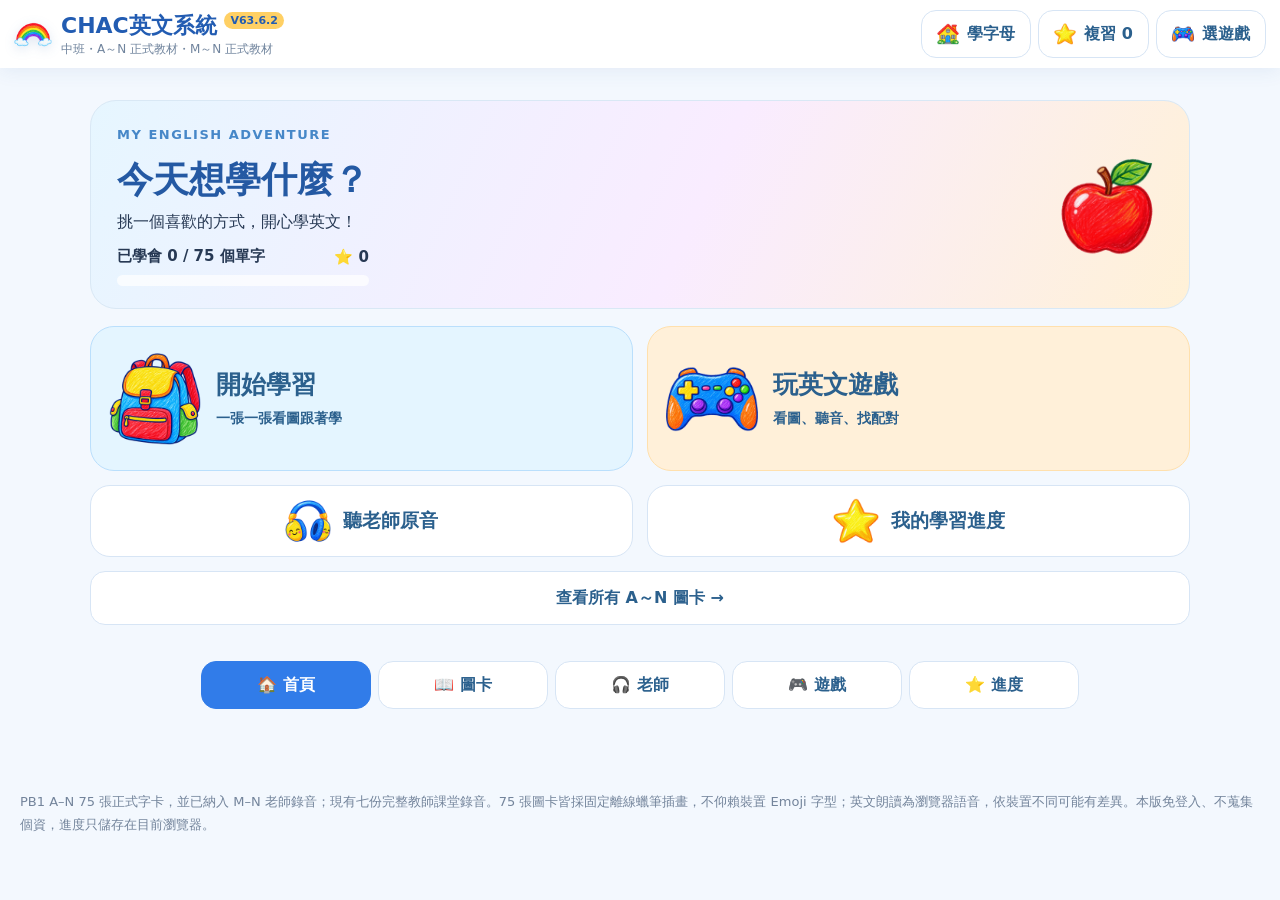
<file: index.html>
<!DOCTYPE html>
<html lang="zh-Hant"><head><meta charset="utf-8"/><meta content="width=device-width,initial-scale=1,viewport-fit=cover" name="viewport"/><meta content="#3e85f1" name="theme-color"/><meta name="apple-mobile-web-app-capable" content="yes"/><meta name="apple-mobile-web-app-status-bar-style" content="default"/><meta name="apple-mobile-web-app-title" content="CHAC英文系統"/><meta name="application-name" content="CHAC英文系統"/><link rel="manifest" href="manifest.webmanifest"/><link rel="apple-touch-icon" sizes="180x180" href="assets/pwa/icon-180.png"/><link rel="icon" type="image/png" sizes="32x32" href="assets/pwa/icon-32.png"/><meta content="中班 PB1 A–N 老師原始錄音、單字圖片、雙語例句、字母發音與聽力小遊戲" name="description"/><title>CHAC英文系統｜A～N 字卡・M～N 原音</title><link href="style.css?v=6362" rel="stylesheet"/></head><body data-v55-view="home">
<header><div class="brand"><img class="brand-logo" src="assets/ui/rainbow.png" alt="蠟筆彩虹標誌"/><div><strong>CHAC英文系統 <sup>V63.6.2</sup></strong><small>中班・A～N 正式教材・M～N 正式教材</small></div></div><div class="topactions"><button id="homeBtn"><img class="btnicon" src="assets/ui/house.png" alt="" aria-hidden="true"/><span>學字母</span></button><button id="reviewBtn"><img class="btnicon" src="assets/ui/star.png" alt="" aria-hidden="true"/><span>複習 <span id="savedCount">0</span></span></button><button id="quizBtn"><img class="btnicon" src="assets/ui/gamepad.png" alt="" aria-hidden="true"/><span>選遊戲</span></button></div></header>
<main><section class="hero"><div><p class="eyebrow">PB1 · MY ENGLISH CLASS</p><h1>聽老師說，再跟著說！</h1><p>跟著學校課程學字母、看圖認單字、練短句；一天練習 5～10 分鐘就好。</p><div class="stats"><span id="statWords"></span><span id="statDone"></span><span id="statStars"></span></div></div><div class="heroemoji heroicons"><img class="ui-sticker butterfly" src="assets/ui/butterfly.png" alt="蝴蝶蠟筆貼紙"/><img class="ui-sticker elephant" src="assets/ui/elephant.png" alt="大象蠟筆貼紙"/><img class="ui-sticker apple" src="assets/ui/apple.png" alt="蘋果蠟筆貼紙"/></div></section>
<section class="v55-dashboard" id="v55Dashboard" aria-label="開始英文學習">
 <div class="v55-welcome"><div><p class="eyebrow">MY ENGLISH ADVENTURE</p><h2>今天想學什麼？</h2><p>挑一個喜歡的方式，開心學英文！</p><div class="v55-meter"><span id="v55ProgressLabel">已學會 0 / 75 個單字</span><span>⭐ <b id="v55StarCount">0</b></span></div><div class="v55-meter-track"><div id="v55ProgressBar"></div></div></div><img src="assets/ui/apple.png" alt="蠟筆蘋果"/></div>
 <div class="v55-choices">
  <button type="button" class="v55-bigchoice v55-choice-learn" id="v55Start"><img src="assets/ui/backpack.png" alt=""/><span><strong>開始學習</strong><small>一張一張看圖跟著學</small></span></button>
  <button type="button" class="v55-bigchoice v55-choice-game" data-v55-target="games"><img src="assets/ui/gamepad.png" alt=""/><span><strong>玩英文遊戲</strong><small>看圖、聽音、找配對</small></span></button>
  <button type="button" class="v55-quick" data-v55-target="teacher"><img src="assets/ui/headphones.png" alt=""/>聽老師原音</button>
  <button type="button" class="v55-quick" data-v55-target="progress"><img src="assets/ui/star.png" alt=""/>我的學習進度</button>
 </div>
 <button type="button" class="v55-browse" data-v55-target="learn">查看所有 A～N 圖卡 →</button>
 </section>
 <nav class="v55-tabs" aria-label="主要學習功能"><button data-v55-target="home" type="button">🏠 首頁</button><button data-v55-target="learn" type="button">📖 圖卡</button><button data-v55-target="teacher" type="button">🎧 老師</button><button data-v55-target="games" type="button">🎮 遊戲</button><button data-v55-target="progress" type="button">⭐ 進度</button></nav>
<nav aria-label="選擇課程字母" class="letters" id="letters"></nav>
<section aria-labelledby="teacherTitle" class="teacher"><div class="teacher-head"><div><p class="eyebrow">LISTEN TO TEACHER</p><h2 id="teacherTitle"><img class="heading-icon" src="assets/ui/headphones.png" alt="" aria-hidden="true"/><span>老師原音教材</span></h2><p id="recordLabel">選擇一段課堂錄音</p></div><div class="teacher-icon"><img class="teacher-sticker" src="assets/ui/microphone.png" alt="蠟筆麥克風裝飾圖"/></div></div><div class="tracks" id="tracks"></div><audio controls="" id="teacherAudio" preload="metadata"></audio><p class="hint">已收錄 A–N 正式教材及七份老師完整原音。專注模式提供現有字卡的候選片段，切點尚未全部完成逐字確認。下方 🔊 為裝置英文語音，與老師原音不同。</p></section>
<section class="v6-focus-launch" id="v6FocusLaunch"><div><p class="eyebrow">FOCUS MODE · 專注學習</p><h2><img class="heading-icon" src="assets/ui/backpack.png" alt="" aria-hidden="true"/><span>一次一張圖，跟著老師學</span></h2><p>先看圖，再聽單字、聽短句、跟著說；不需要一直往下滑。</p></div><button class="primary icon-button" id="v6Open"><img class="btnicon" src="assets/ui/backpack.png" alt="" aria-hidden="true"/><span>開始專注學習</span></button></section>



<section id="learnSection"><div class="sectionTitle"><div><p class="eyebrow">SEE · LISTEN · SAY</p><h2 id="sectionHeading">Aa · Apple</h2></div><div class="rightActions"><button class="icon-button" id="sayLetter"><img class="btnicon" src="assets/ui/speaker.png" alt="" aria-hidden="true"/><span>唸字母</span></button><button class="icon-button" id="phonicsBtn"><img class="btnicon" src="assets/ui/microphone.png" alt="" aria-hidden="true"/><span>看嘴型提示</span></button></div></div><div class="phonics" id="phonics"></div><div class="focus-panel"><div><strong><img class="inline-mini" src="assets/ui/microphone.png" alt="" aria-hidden="true"/> 我會跟著說</strong><p>先聽單字與短句，再跟著說；麥克風跟讀需要瀏覽器支援及授權。</p></div><button class="primary icon-button" id="startSpeak"><img class="btnicon" src="assets/ui/microphone.png" alt="" aria-hidden="true"/><span>開始跟讀</span></button></div><div class="toolbar"><span id="wordCountLabel"></span><div class="speeds"><label for="rateSelect">朗讀速度</label><select id="rateSelect"><option value="0.58">🐢 慢慢唸</option><option selected="" value="0.72">🙂 一般（適合幼兒）</option><option value="0.85">⚡ 稍快</option></select></div></div><div class="wordgrid" id="wordgrid"></div></section>
<section class="practice" id="gamesSection"><div><h2><img class="heading-icon" src="assets/ui/puzzle.png" alt="" aria-hidden="true"/><span>今天玩哪一關？</span></h2><p>有看字選圖、聽力、圖字配對、記憶翻牌、字母拼拼樂五種玩法。做對就拿星星！</p></div><div class="chac-game-scope" id="chacGameScope" aria-label="選擇遊戲練習字母">
<h3>① 今天想練哪些字母？</h3>
<div class="chac-scope-presets" role="group" aria-label="練習範圍"><button type="button" data-chac-preset="single" class="active">目前字母</button><button type="button" data-chac-preset="multi">自己選字母</button><button type="button" data-chac-preset="all">全部 A～N</button><button type="button" data-chac-preset="random">隨機挑戰</button></div>
<div class="chac-game-letters" id="chacGameLetters" role="group" aria-label="選擇練習的字母"></div>
<p id="chacScopeStatus" class="chac-scope-status" aria-live="polite"></p>
<h3>② 選擇遊戲</h3></div><div class="practice-buttons"><button class="primary icon-button" id="startPractice"><img class="btnicon" src="assets/ui/cards.png" alt="" aria-hidden="true"/><span>看字選圖</span></button><button class="primary secondary icon-button" id="startListening"><img class="btnicon" src="assets/ui/speaker.png" alt="" aria-hidden="true"/><span>聽音選圖</span></button><button class="primary icon-button" id="startMatch"><img class="btnicon" src="assets/ui/puzzle.png" alt="" aria-hidden="true"/><span>圖字配對</span></button><button class="primary secondary icon-button" id="startMemory"><img class="btnicon" src="assets/ui/cards.png" alt="" aria-hidden="true"/><span>記憶翻牌</span></button><button class="primary icon-button" id="startSpelling" type="button"><img class="btnicon" src="assets/ui/cards.png" alt="" aria-hidden="true"/><span>字母拼拼樂</span></button></div></section>
<section class="roadmap" id="progressSection"><h2><img class="heading-icon" src="assets/ui/star.png" alt="" aria-hidden="true"/><span>小小學習進度</span></h2><div id="progressGrid"></div><button class="quiet" id="resetProgress">清除學習紀錄</button></section>
<div class="overlay v6-overlay" hidden="" id="v6Overlay"><div aria-label="單字專注學習" aria-modal="true" class="v6-dialog" role="dialog"><div class="v6-head"><b id="v6Position">A · 1/6</b><button id="v6Close">✕ 離開</button></div><div class="v6-picture" id="v58PictureTap" role="button" tabindex="0" aria-label="點圖片聽英文單字"><img alt="單字圖片" id="v6Picture"/><span class="v58-picture-hint" aria-hidden="true">🔊 點圖片聽單字</span></div><h2 id="v6Word">Apple</h2><p class="v6-zh" id="v6Zh">蘋果</p><div class="v6-sentence"><strong id="v6Sentence"></strong><span id="v6Translation"></span></div><details class="v46-scene" id="v46Scene" hidden><summary>🖍️ 看老師例句／短語的情境圖</summary><div class="v46-scene-body"><img id="v46SceneImage" alt="老師英文短句情境插畫" loading="lazy"/><div><strong id="v46SceneTitle"></strong><p id="v46SceneTip"></p></div></div></details><div aria-live="polite" class="v6-feedback" id="v6Feedback" role="status"></div><div class="v6-controls" aria-label="專注學習操作"><button class="primary" id="v6SpeakWord"><img class="btnicon" src="assets/ui/speaker.png" alt="" aria-hidden="true"/><span class="button-label">🔊 聽單字</span></button><button id="v6SpeakSentence"><img class="btnicon" src="assets/ui/speaker.png" alt="" aria-hidden="true"/><span class="button-label">🗣️ 聽短句</span></button><button id="v6Teacher"><img class="btnicon" src="assets/ui/headphones.png" alt="" aria-hidden="true"/><span class="button-label">👩‍🏫 老師原音</span></button><button id="v6Mark"><img class="btnicon" src="assets/ui/star.png" alt="" aria-hidden="true"/><span class="button-label">⭐ 我學會了</span></button></div><div class="v57-audio-toolbar" aria-label="聲音重播及停止"><button type="button" id="v57Replay" aria-label="重播剛才的聲音">↻ 重播剛才的聲音</button><button type="button" id="v57Stop" aria-label="停止所有朗讀">■ 停止播放</button></div><div id="v57AudioState" class="v57-audio-state" role="status" aria-live="polite">選擇上方聲音後，可以再按重播。</div><details class="v6-clip-editor"><summary>🎚️ 校正老師原音邊界（候選片段）</summary><p>部分舊字母的前兩張卡共用錄音，依實際教材群組同步調整。K–L 各有獨立片段；M 的 Mommy/Mop 共用一段，其餘 M–N 使用獨立片段。目前已建置 64 份錄音片段；舊切點保持原狀，K–L 依課程內容與停頓對齊，精確邊界仍待人工試聽。可修改秒數後直接試聽開頭／結尾，人工確認後儲存；本機儲存的調整會改用原始錄音指定秒數播放。</p><div class="v6-clip-grid"><label>開始秒數<input id="v6ClipStart" type="number" min="0" step="0.1" inputmode="decimal"></label><label>結束秒數<input id="v6ClipEnd" type="number" min="0" step="0.1" inputmode="decimal"></label></div><div class="v6-clip-buttons"><button id="v52StartBoundary" type="button">聽開頭邊界</button><button id="v52EndBoundary" type="button">聽結尾邊界</button><button id="v6ClipPreview">▶ 預聽調整</button><button id="v6ClipSave">儲存時間</button><button id="v6ClipReset">恢復預設</button></div></details><div class="v6-navigation"><button id="v6Prev"><img class="btnicon" src="assets/ui/cards.png" alt="" aria-hidden="true"/><span class="button-label">← 上一個</span></button><button class="primary" id="v6Next"><img class="btnicon" src="assets/ui/cards.png" alt="" aria-hidden="true"/><span class="button-label">下一個 →</span></button></div></div></div>
<div class="overlay" hidden="" id="quizOverlay"><div aria-label="英文練習" aria-modal="true" class="quizpanel" role="dialog"><div class="quizhead"><b id="quizTitle"><img class="heading-icon" src="assets/ui/gamepad.png" alt="" aria-hidden="true"/><span>英文挑戰</span></b><button id="closeQuiz">✕ 關閉</button></div><div id="quizBody"></div></div></div>
</main><footer>PB1 A–N 75 張正式字卡，並已納入 M–N 老師錄音；現有七份完整教師課堂錄音。75 張圖卡皆採固定離線蠟筆插畫，不仰賴裝置 Emoji 字型；英文朗讀為瀏覽器語音，依裝置不同可能有差異。本版免登入、不蒐集個資，進度只儲存在目前瀏覽器。</footer><script src="data.js?v=6362"></script><script>/* CHAC release data consistency guard */
(function(){var n=window.PB_DATA&&Array.isArray(window.PB_DATA.words)?window.PB_DATA.words.length:0;
if(n!==75){document.addEventListener('DOMContentLoaded',function(){
var b=document.createElement('div');b.setAttribute('role','alert');b.style.cssText='background:#fff1d9;border:2px solid #d68a11;padding:13px 18px;margin:12px auto;max-width:1150px;border-radius:12px;font-weight:750;color:#693b10';
b.textContent='教材更新尚未完整：目前載入 '+n+' / 75 個單字。請確認 GitHub 已上傳 data.js、lesson.js 與全部新教材，再重新整理網頁。';
(document.querySelector('main')||document.body).prepend(b);
});}}
)();</script><script src="lesson.js?v=6362"></script><script src="assets/scenes/scenes.js?v=6362"></script><script src="addons/manifest.js?v=6362"></script><script src="app.js?v=6362"></script><script src="v3.js?v=6362"></script><script src="clipmap.js?v=6362"></script>
<script src="teacher-segments.js?v=6362"></script><script src="v6.js?v=6362"></script><script src="v11.js?v=6362"></script><script src="v16.js?v=6362"></script><script src="v17.js?v=6362"></script><script src="v20.js?v=6362"></script><script src="v55-ui.js?v=6362"></script><script src="game-scope.js?v=6362"></script><script src="spell-game.js?v=6362"></script><script src="pwa-register.js?v=6362" defer></script></body></html>
</file>
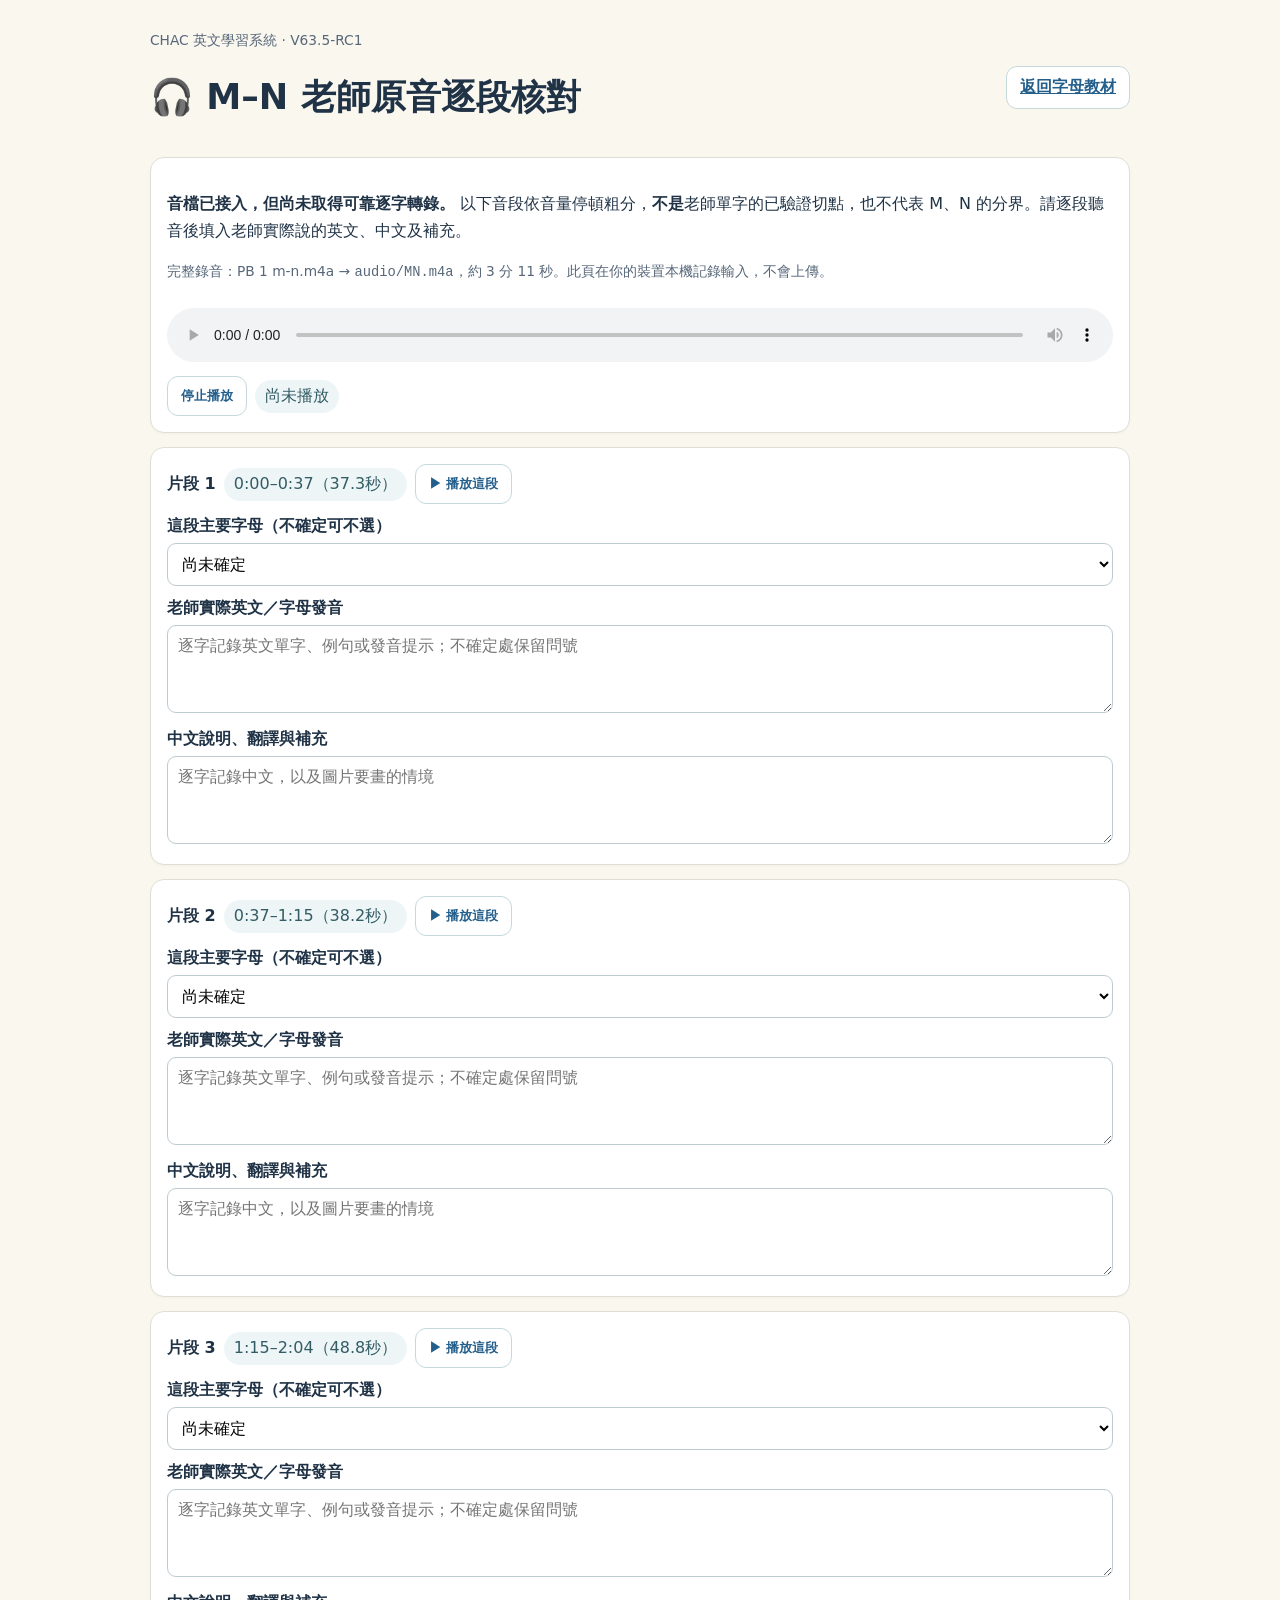
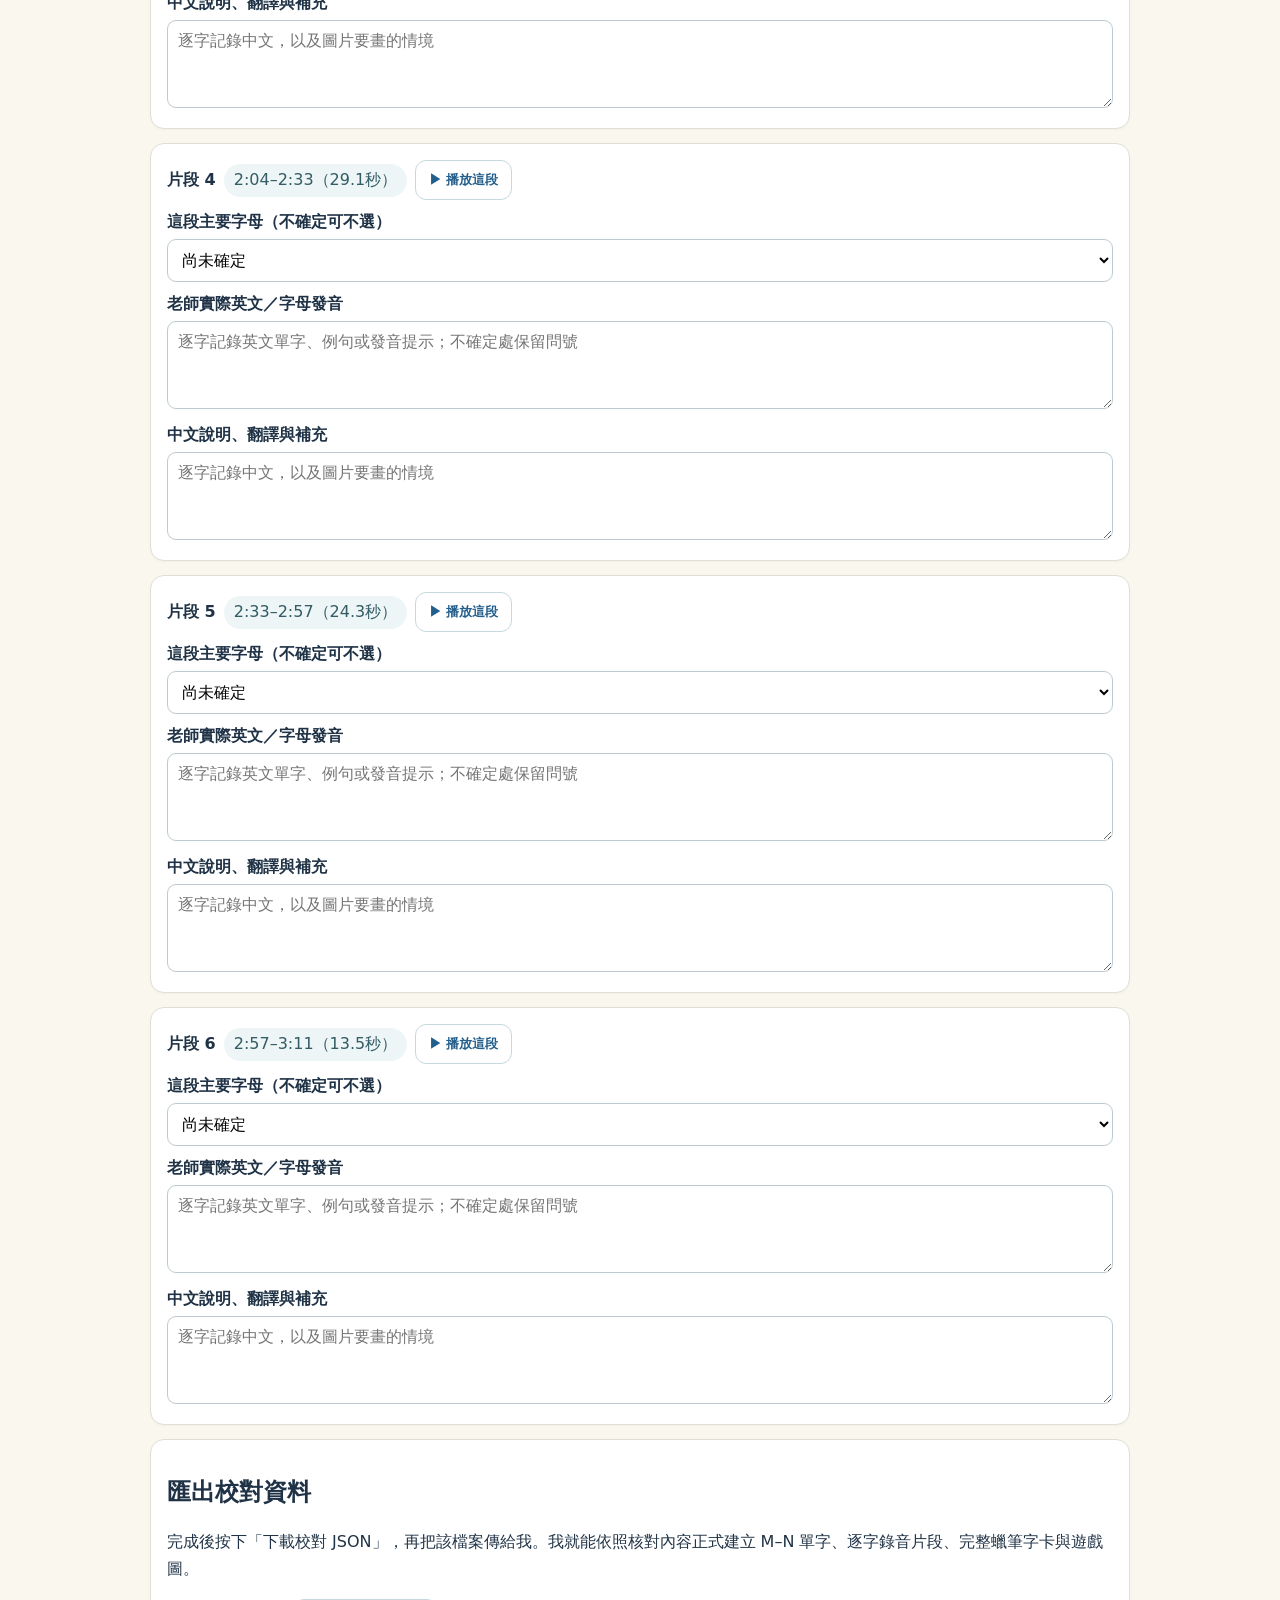
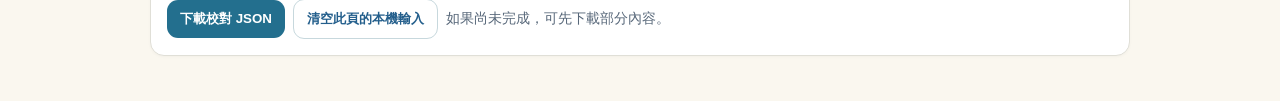
<file: mn-review.html>
<!doctype html><html lang="zh-Hant"><head><meta charset="utf-8"><meta name="viewport" content="width=device-width,initial-scale=1"><title>CHAC M–N 老師原音逐段核對</title><style>
:root{font-family:ui-sans-serif,system-ui,"Noto Sans TC",sans-serif;color:#203346;background:#faf7ef}
*{box-sizing:border-box}body{margin:0;padding:clamp(14px,3vw,32px)}main{max-width:980px;margin:auto}h1{font-size:clamp(1.5rem,4vw,2.2rem);line-height:1.3}.muted{color:#576779}.header{display:flex;justify-content:space-between;align-items:center;flex-wrap:wrap;gap:12px}a,button{color:#245f8c}button,.link{background:#fff;border:1px solid #c7d8dd;border-radius:11px;padding:10px 13px;cursor:pointer;font-weight:600}button:hover{background:#e8f4f7}.primary{background:#236f8e;color:#fff;border:0}section{background:#fff;border:1px solid #e0dfd7;border-radius:14px;margin:14px 0;padding:16px;box-shadow:0 1px 3px #00000008}audio{width:100%;margin:10px 0}.row{display:flex;gap:8px;flex-wrap:wrap;align-items:center}.small{font-size:.86rem}label{display:block;margin:12px 0 6px;font-weight:650}textarea,input,select{border:1px solid #bccbd2;border-radius:9px;background:#fff;padding:10px;font:inherit;width:100%}textarea{resize:vertical;min-height:88px}.chip{border-radius:100px;background:#edf5f6;padding:6px 10px;color:#335c65}hr{border:0;border-top:1px solid #e7e7e7;margin:18px 0}p{line-height:1.7}</style></head><body><main>
<div class="header"><div><div class="small muted">CHAC 英文學習系統 · V63.5-RC1</div><h1>🎧 M–N 老師原音逐段核對</h1></div><a class="link" href="index.html">返回字母教材</a></div>
<section><p><strong>音檔已接入，但尚未取得可靠逐字轉錄。</strong> 以下音段依音量停頓粗分，<strong>不是</strong>老師單字的已驗證切點，也不代表 M、N 的分界。請逐段聽音後填入老師實際說的英文、中文及補充。</p><p class="muted small">完整錄音：PB 1 m-n.m4a → <code>audio/MN.m4a</code>，約 3 分 11 秒。此頁在你的裝置本機記錄輸入，不會上傳。</p><audio id="player" controls preload="metadata" src="audio/MN.m4a"></audio><div class="row"><button type="button" id="stop">停止播放</button><span id="status" role="status" class="chip">尚未播放</span></div></section>
<div id="clips"></div>
<section><h2>匯出校對資料</h2><p>完成後按下「下載校對 JSON」，再把該檔案傳給我。我就能依照核對內容正式建立 M–N 單字、逐字錄音片段、完整蠟筆字卡與遊戲圖。</p><div class="row"><button type="button" id="export" class="primary">下載校對 JSON</button><button type="button" id="clear">清空此頁的本機輸入</button><span class="small muted">如果尚未完成，可先下載部分內容。</span></div></section>
</main><script>
(()=>{'use strict';
const ranges=[[0, 37.3], [37.3, 75.5], [75.5, 124.3], [124.3, 153.4], [153.4, 177.65], [177.65, 191.125]];
const audio=document.getElementById('player'), container=document.getElementById('clips'), status=document.getElementById('status');
let activeEnd=null;let source=[];const storeKey='chac-mn-review-v1';
try{source=JSON.parse(localStorage.getItem(storeKey)||'[]')}catch{}
const fmt=s=>`${Math.floor(s/60)}:${String(Math.floor(s%60)).padStart(2,'0')}`;
const esc=s=>String(s).replace(/[&<>\"']/g,c=>({'&':'&amp;','<':'&lt;','>':'&gt;','\"':'&quot;',"'":'&#39;'}[c]));
container.innerHTML=ranges.map(([start,end],i)=>`<section><div class="row"><strong>片段 ${i+1}</strong><span class="chip">${fmt(start)}–${fmt(end)}（${(end-start).toFixed(1)}秒）</span><button type="button" data-play="${i}">▶ 播放這段</button></div><label for="letter${i}">這段主要字母（不確定可不選）</label><select id="letter${i}" data-field="letter" data-index="${i}"><option value="">尚未確定</option><option>M</option><option>N</option><option value="mixed">跨字母／其他</option></select><label for="en${i}">老師實際英文／字母發音</label><textarea id="en${i}" data-field="english" data-index="${i}" placeholder="逐字記錄英文單字、例句或發音提示；不確定處保留問號"></textarea><label for="zh${i}">中文說明、翻譯與補充</label><textarea id="zh${i}" data-field="chinese" data-index="${i}" placeholder="逐字記錄中文，以及圖片要畫的情境"></textarea></section>`).join('');
function save(){const items=ranges.map(([start,end],i)=>({index:i+1,start,end,letter:document.getElementById(`letter${i}`).value,english:document.getElementById(`en${i}`).value.trim(),chinese:document.getElementById(`zh${i}`).value.trim()})); try{localStorage.setItem(storeKey,JSON.stringify(items))}catch{}return items}
for(const [i,d] of (source||[]).entries()){if(i>=ranges.length)break;for(const k of ['letter','english','chinese']){const id=(k==='letter'?'letter':k==='english'?'en':'zh')+i; const el=document.getElementById(id);if(el)el.value=d[k]||''}}
container.addEventListener('input',save);container.addEventListener('change',save);
container.addEventListener('click',e=>{const button=e.target.closest('[data-play]');if(!button)return;const idx=Number(button.dataset.play),[start,end]=ranges[idx];activeEnd=end;audio.currentTime=start;audio.play().then(()=>{status.textContent=`正在播放片段 ${idx+1}`}).catch(()=>{status.textContent='請先按播放器播放，或檢查錄音檔有沒有上傳'})});
audio.addEventListener('timeupdate',()=>{if(activeEnd!==null&&audio.currentTime>=activeEnd){audio.pause();activeEnd=null;status.textContent='片段播放完成'}});
document.getElementById('stop').onclick=()=>{audio.pause();activeEnd=null;status.textContent='已停止播放'};
document.getElementById('export').onclick=()=>{const payload={schema:'chac-mn-review-v1',recording:'audio/MN.m4a',durationSeconds:191.125,status:'manual-review',note:'時間是按音量停頓粗分，並非正式單字切點',segments:save()};const blob=new Blob([JSON.stringify(payload,null,2)],{type:'application/json'});const url=URL.createObjectURL(blob),a=document.createElement('a');a.href=url;a.download='CHAC_MN_人工校對記錄.json';a.click();setTimeout(()=>URL.revokeObjectURL(url),1000)};
document.getElementById('clear').onclick=()=>{if(!confirm('確定清空本頁所有文字嗎？'))return;for(const e of container.querySelectorAll('textarea,select'))e.value='';save()};
})();</script></body></html>
</file>
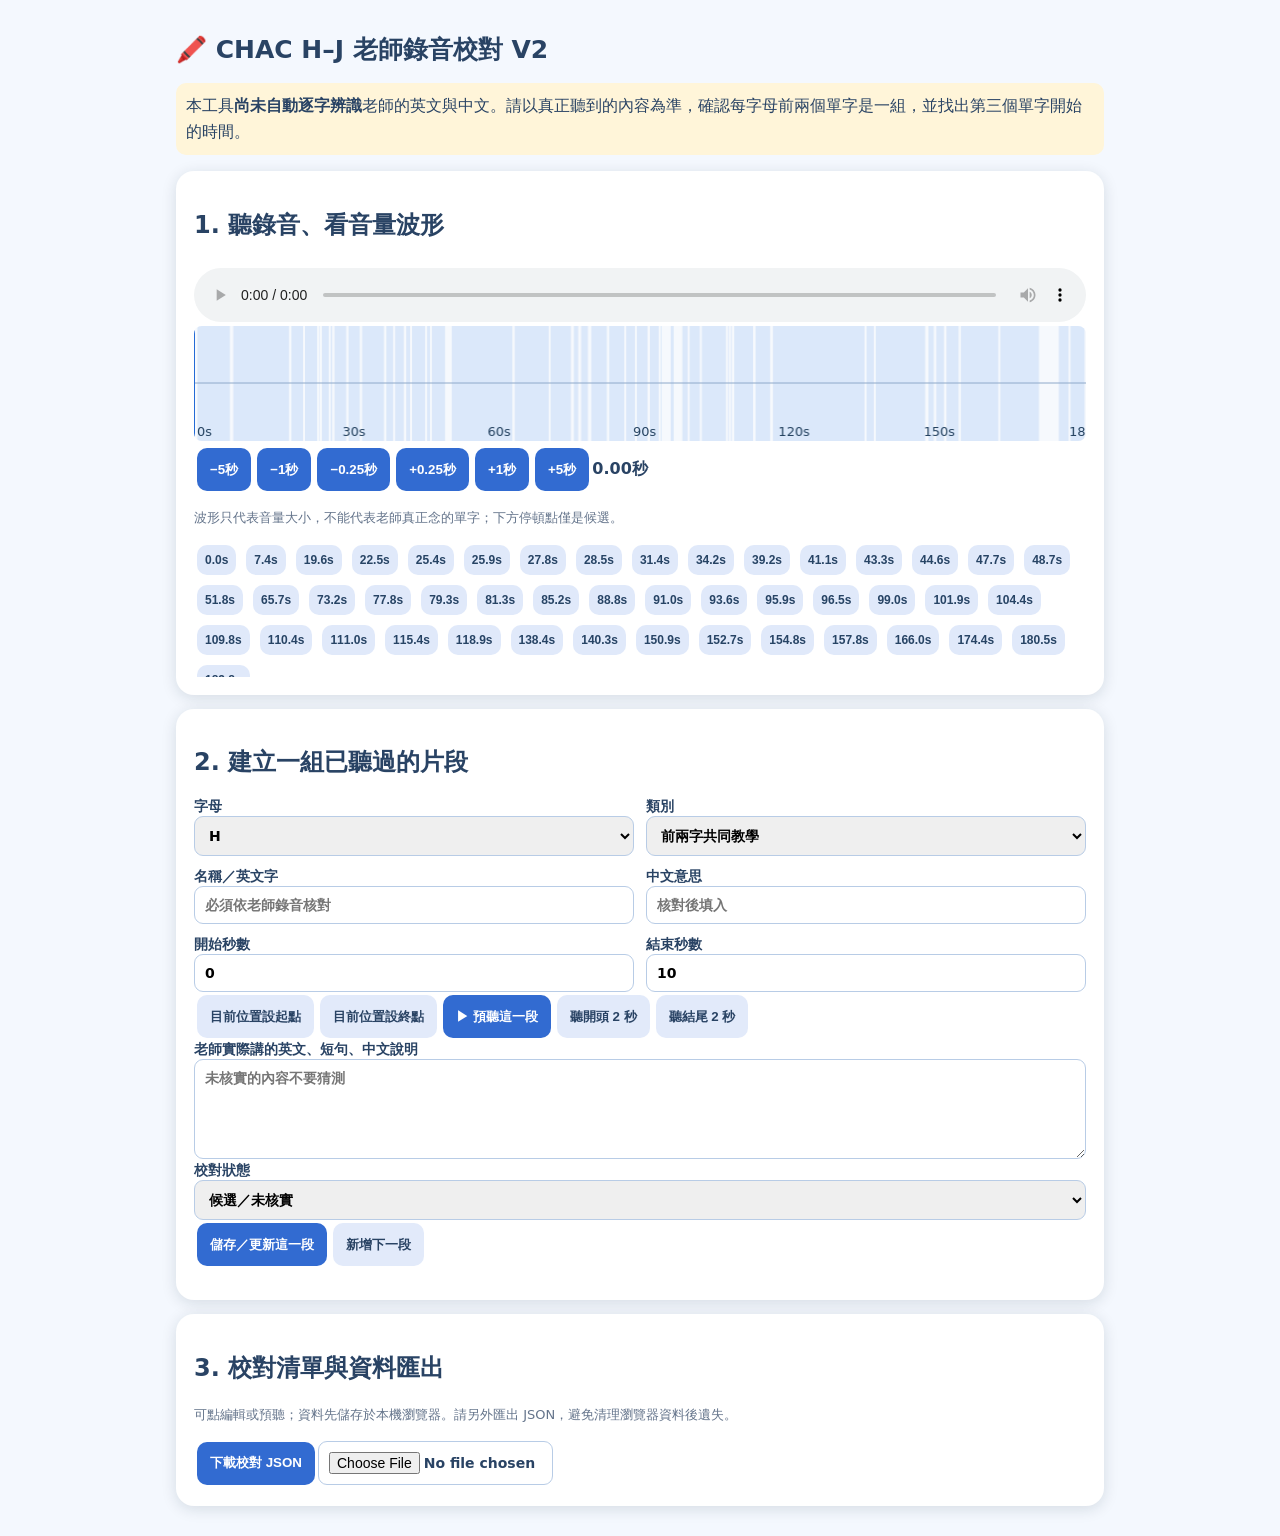
<file: µáíσ░ìΘîäΘƒ│.html>
<!doctype html><html lang="zh-Hant"><head><meta charset="utf-8"><meta name="viewport" content="width=device-width,initial-scale=1"><title>CHAC H–J 分段校對 V2</title><style>
*{box-sizing:border-box}body{background:#f4f8fe;color:#294364;max-width:960px;margin:auto;padding:16px;font-family:system-ui,'Noto Sans TC',sans-serif}section{background:white;border-radius:18px;padding:18px;margin:14px 0;box-shadow:0 3px 15px #1232}h1{font-size:25px}p{line-height:1.65}.muted{font-size:13px;color:#64748b}button{cursor:pointer;min-height:43px;border:0;border-radius:10px;background:#326bd1;color:white;font-weight:700;padding:9px 13px;margin:3px}button.secondary{background:#e2eafa;color:#294364}button:disabled{opacity:.5}input,select,textarea{width:100%;padding:10px;border:1px solid #b8cce6;border-radius:9px;font:inherit}label{display:block;font-size:14px;font-weight:650}.grid{display:grid;grid-template-columns:repeat(2,minmax(0,1fr));gap:12px}.toolbar{display:flex;flex-wrap:wrap;align-items:center}audio{width:100%;margin-top:7px}.row{padding:10px;border:1px solid #e0e8f5;border-radius:10px;margin:8px 0}.row button{min-height:35px;padding:6px 9px}.warn{background:#fff5d9;padding:10px;border-radius:10px}textarea{min-height:100px}canvas{width:100%;height:115px;background:#f7faff;border-radius:8px}.pauses{display:flex;gap:4px;flex-wrap:wrap;max-height:135px;overflow:auto}.pauses button{background:#e0e9fa;color:#274465;padding:4px 8px;font-size:12px;min-height:30px} @media(max-width:550px){.grid{grid-template-columns:1fr}body{padding:8px}section{padding:13px}}
</style></head><body><h1>🖍️ CHAC H–J 老師錄音校對 V2</h1><p class="warn">本工具<strong>尚未自動逐字辨識</strong>老師的英文與中文。請以真正聽到的內容為準，確認每字母前兩個單字是一組，並找出第三個單字開始的時間。</p><section><h2>1. 聽錄音、看音量波形</h2><audio id="audio" controls preload="metadata" src="addons/PB1_HJ/audio/teacher_HJ.m4a"></audio><canvas id="wave" width="900" height="115" aria-label="音量波形"></canvas><div class="toolbar"><button onclick="move(-5)">−5秒</button><button onclick="move(-1)">−1秒</button><button onclick="move(-.25)">−0.25秒</button><button onclick="move(.25)">+0.25秒</button><button onclick="move(1)">+1秒</button><button onclick="move(5)">+5秒</button><b id="time">0.00秒</b></div><p class="muted">波形只代表音量大小，不能代表老師真正念的單字；下方停頓點僅是候選。</p><div id="pauses" class="pauses"></div></section><section><h2>2. 建立一組已聽過的片段</h2><div class="grid"><label>字母<select id="letter"><option>H</option><option>I</option><option>J</option></select></label><label>類別<select id="type"><option value="pair">前兩字共同教學</option><option value="single">單字獨立教學</option></select></label><label>名稱／英文字<input id="name" placeholder="必須依老師錄音核對"></label><label>中文意思<input id="zh" placeholder="核對後填入"></label><label>開始秒數<input id="start" type="number" step=".01" min="0" value="0"></label><label>結束秒數<input id="end" type="number" step=".01" min="0" value="10"></label></div><div class="toolbar"><button class="secondary" onclick="bound('start')">目前位置設起點</button><button class="secondary" onclick="bound('end')">目前位置設終點</button><button onclick="playSegment()">▶ 預聽這一段</button><button class="secondary" onclick="boundary('start')">聽開頭 2 秒</button><button class="secondary" onclick="boundary('end')">聽結尾 2 秒</button></div><label>老師實際講的英文、短句、中文說明<textarea id="transcript" placeholder="未核實的內容不要猜測"></textarea></label><label>校對狀態<select id="status"><option value="draft">候選／未核實</option><option value="checked">已聽過、仍待校對</option><option value="confirmed">已核對內容與前後邊界</option></select></label><div class="toolbar"><button onclick="save()">儲存／更新這一段</button><button class="secondary" onclick="resetEditor()">新增下一段</button></div><p id="msg" class="muted"></p></section><section><h2>3. 校對清單與資料匯出</h2><p class="muted">可點編輯或預聽；資料先儲存於本機瀏覽器。請另外匯出 JSON，避免清理瀏覽器資料後遺失。</p><div id="list"></div><div class="toolbar"><button onclick="download()">下載校對 JSON</button><label style="display:inline-block"><input id="import" type="file" accept=".json,application/json" style="max-width:235px"></label></div></section><script>
const $=id=>document.getElementById(id),a=$('audio'),D=184.11,key='chac-hj-review-v2';let items=[],editing=-1,cut=null,stops=[];try{items=JSON.parse(localStorage.getItem(key)||'[]')}catch{};
function persist(){localStorage.setItem(key,JSON.stringify(items));list()};function move(s){a.currentTime=Math.max(0,Math.min(D,a.currentTime+s))};function bound(id){$(id).value=a.currentTime.toFixed(2)};function play(s,e){if(!(e>s&&s>=0&&e<=D)){alert('請檢查秒數');return}cut=e;a.currentTime=s;const p=a.play();if(p&&p.catch)p.catch(()=>alert('播放失敗，請確認錄音檔已解壓縮'))};function playSegment(){play(+$('start').value,+$('end').value)};function boundary(what){let s=+$('start').value,e=+$('end').value;what==='start'?play(s,Math.min(s+2,e)):play(Math.max(s,e-2),e)};
a.addEventListener('timeupdate',()=>{$('time').textContent=a.currentTime.toFixed(2)+' 秒';if(cut!==null&&a.currentTime>=cut){a.pause();cut=null}drawWave()});a.addEventListener('seeked',drawWave);
function record(){return {letter:$('letter').value,type:$('type').value,name:$('name').value.trim(),zh:$('zh').value.trim(),start:+$('start').value,end:+$('end').value,transcript:$('transcript').value.trim(),status:$('status').value}};
function save(){const v=record();if(!v.name||!(v.end>v.start)||v.start<0||v.end>D){alert('請填名稱和有效時間');return}if(v.status==='confirmed'&&!v.transcript){alert('已確認片段須有實際聽寫內容');return}if(editing<0)items.push(v);else items[editing]=v;persist();$('msg').textContent='已儲存。請匯出 JSON 備份。';editing=-1}
function fill(i){editing=i;const x=items[i];for(let k of ['letter','type','name','zh','start','end','transcript','status'])$(k).value=x[k]??'';window.scrollTo({top:340,behavior:'smooth'})};function resetEditor(){editing=-1;for(let k of ['name','zh','transcript'])$(k).value='';$('status').value='draft'};
function list(){const r=$('list');r.replaceChildren();items.forEach((x,i)=>{const d=document.createElement('div');d.className='row';const p=document.createElement('div');p.textContent=`${i+1}. ${x.letter} | ${x.name} | ${x.start}–${x.end}秒 | ${x.type==='pair'?'前兩字共同教學':'獨立'} | ${x.status}`;d.append(p);for(const [t,fn] of [['預聽',()=>play(x.start,x.end)],['編輯',()=>fill(i)],['刪除',()=>{if(confirm('確定刪除？')){items.splice(i,1);persist()}}]]){const b=document.createElement('button');b.textContent=t;b.className='secondary';b.onclick=fn;d.appendChild(b)}r.appendChild(d)})};function download(){const obj={format:'CHAC_HJ_review_v2',verifiedByASR:false,audio:'addons/PB1_HJ/audio/teacher_HJ.m4a',segments:items};const u=URL.createObjectURL(new Blob([JSON.stringify(obj,null,2)],{type:'application/json'}));const el=document.createElement('a');el.href=u;el.download='CHAC_HJ_segments_review.json';el.click();setTimeout(()=>URL.revokeObjectURL(u),1500)};
$('import').onchange=async e=>{try{const o=JSON.parse(await e.target.files[0].text());if(!Array.isArray(o.segments))throw Error('格式不正確');items=o.segments;persist();$('msg').textContent='已匯入 '+items.length+' 段'}catch(err){alert('匯入失敗：'+err.message)}};
fetch('addons/PB1_HJ/pause_candidates.json').then(r=>r.json()).then(o=>{stops=o.pause_candidates||[];for(const [s,e] of stops){const b=document.createElement('button');b.textContent=s.toFixed(1)+'s';b.onclick=()=>{a.currentTime=s};$('pauses').append(b)}drawWave()}).catch(()=>{});
// Draw a timeline with silence candidates. This is NOT a true acoustic waveform.
function drawWave(){const c=$('wave'),ctx=c.getContext('2d');ctx.clearRect(0,0,c.width,c.height);ctx.fillStyle='#dbe8fa';ctx.fillRect(0,0,c.width,c.height);ctx.fillStyle='#f6f9fd';for(const [s,e] of stops){const x=s/D*c.width,w=Math.max(2,(e-s)/D*c.width);ctx.fillRect(x,0,w,c.height)}ctx.strokeStyle='#8ea9ca';ctx.beginPath();ctx.moveTo(0,57);ctx.lineTo(c.width,57);ctx.stroke();ctx.fillStyle='#236bd6';ctx.fillRect(a.currentTime/D*c.width-1,0,2,c.height);ctx.fillStyle='#244260';ctx.font='13px system-ui';for(let t=0;t<=180;t+=30)ctx.fillText(t+'s',t/D*c.width+3,110)};$('wave').onclick=e=>{const rect=$('wave').getBoundingClientRect();a.currentTime=Math.min(D,Math.max(0,(e.clientX-rect.left)/rect.width*D))};list();drawWave();
</script></body></html>
</file>
<file: style.css>
*{box-sizing:border-box}html{scroll-behavior:smooth}body{margin:0;background:#f3f8fe;color:#273954;font-family:system-ui,-apple-system,"Noto Sans TC",sans-serif}body.modal-open{overflow:hidden}button,select{font:inherit;cursor:pointer;touch-action:manipulation}button{border:1px solid #d7e5f5;background:#fff;border-radius:15px;padding:12px 15px;font-weight:800;color:#2b608d}button:hover{background:#edf7ff}button:focus-visible,select:focus-visible{outline:3px solid #f6a443;outline-offset:3px}header{position:sticky;top:0;z-index:20;display:flex;align-items:center;justify-content:space-between;gap:12px;background:#fffffff2;box-shadow:0 3px 18px #32609f16;padding:10px max(14px,calc((100vw - 1280px)/2))}.brand{display:flex;gap:9px;align-items:center}.brand-logo{width:38px;height:auto;display:block;filter:drop-shadow(0 3px 6px rgba(37,93,170,.15))}.brand strong{font-size:22px;color:#225cb2}.brand small{display:block;font-size:12px;color:#70849d}.brand sup{font-size:11px;background:#ffd064;padding:2px 6px;border-radius:10px}.topactions{display:flex;gap:7px}.topactions button,.icon-button{display:inline-flex;align-items:center;justify-content:center;gap:8px}.btnicon{width:22px;height:22px;object-fit:contain;flex:0 0 auto}.heading-icon{width:28px;height:28px;object-fit:contain;vertical-align:middle;flex:0 0 auto}.inline-mini{width:24px;height:24px;object-fit:contain;vertical-align:middle}.teacher-head h2,.practice h2,.roadmap h2,.v6-focus-launch h2,#quizTitle{display:flex;align-items:center;gap:10px}main,footer{max-width:1280px;margin:auto}main{padding:20px 18px 45px}.hero{background:linear-gradient(115deg,#cfeefd,#ede9ff 58%,#ffe8cd);border-radius:28px;padding:30px 35px;display:flex;justify-content:space-between;align-items:center;gap:20px}.eyebrow{font-size:13px;letter-spacing:1.5px;font-weight:900;color:#4687c8;margin:0 0 6px}.hero h1{font-size:clamp(27px,3.8vw,42px);margin:0;color:#275baa}.hero p{line-height:1.6;max-width:650px}.heroemoji{white-space:nowrap}.heroicons{display:flex;align-items:flex-end;gap:14px;flex-wrap:nowrap}.ui-sticker{display:block;filter:drop-shadow(0 6px 10px rgba(53,92,144,.12))}.ui-sticker.butterfly{width:108px;transform:rotate(-6deg)}.ui-sticker.elephant{width:92px;transform:translateY(2px)}.ui-sticker.apple{width:96px;transform:rotate(4deg)}.stats{display:flex;flex-wrap:wrap;gap:8px}.stats span{background:#fffd;padding:8px 13px;border-radius:15px;font-weight:800;color:#426589}.letters{display:grid;grid-template-columns:repeat(7,minmax(0,1fr));gap:10px;margin:22px 0}.letter{font-size:33px;min-height:77px;display:flex;align-items:center;justify-content:center;gap:2px;border-radius:20px;color:#3975ba}.letter small{font-size:23px}.letter.active{background:#3e85f1;color:white;border-color:#3e85f1;box-shadow:0 5px 0 #b6d8ff}.teacher{border:1px solid #dfebf8;background:white;border-radius:24px;padding:20px;margin-bottom:27px}.teacher-head{display:flex;justify-content:space-between;align-items:center}.teacher-head h2{margin:0;font-size:24px}.teacher-head p:last-child{margin:7px 0 12px;color:#7385a0}.teacher-icon{display:flex;align-items:center;justify-content:center}.teacher-sticker{width:74px;display:block;filter:drop-shadow(0 5px 8px rgba(53,92,144,.1))}.tracks{display:flex;gap:8px;flex-wrap:wrap}.track{min-width:90px}.track.active{background:#2779df;color:white}.teacher audio{margin-top:15px;width:100%}.hint{font-size:13px;color:#657c96;line-height:1.6;margin-bottom:0}.sectionTitle{display:flex;align-items:center;justify-content:space-between;gap:10px}.sectionTitle h2{font-size:30px;margin:0 0 13px}.rightActions{display:flex;gap:8px;flex-wrap:wrap}.phonics{background:#e5f7ee;border:1px solid #b4e5cc;border-radius:20px;padding:16px 22px;display:flex;align-items:center;gap:22px;line-height:1.65}.phonics p{margin:4px 0}.sound-mark{font-size:42px;color:#21845b;font-weight:900;line-height:1;white-space:nowrap}.sound-mark small{display:block;font-size:17px}.pulse{animation:pulse .55s ease}@keyframes pulse{50%{transform:scale(1.016)}}.toolbar{display:flex;justify-content:space-between;align-items:center;margin:20px 0 12px;gap:12px;color:#5b7594;font-weight:750}.speeds{display:flex;align-items:center;gap:10px}.speeds select{padding:8px;border:1px solid #cfdfee;border-radius:12px;background:white;color:#2c507b}.wordgrid{display:grid;grid-template-columns:repeat(3,minmax(0,1fr));gap:19px}.wordcard{display:flex;flex-direction:column;background:#fff;border:1px solid #e1ebf7;border-radius:24px;overflow:hidden;box-shadow:0 6px 25px #24538d0b}.illustration{height:205px;position:relative;overflow:hidden;background:#eaf5ff}.illustration img{width:100%;height:100%;object-fit:cover;display:block}.letter-chip{position:absolute;top:10px;left:12px;background:#ffffffe8;border-radius:20px;padding:5px 11px;color:#537fa5;font-weight:900}.cardbody{padding:19px;display:flex;flex-direction:column;flex:1}.wordtitle{display:flex;justify-content:space-between;align-items:center}.wordtitle h3{font-size:30px;margin:0;color:#225daf}.round-sound{font-size:22px;width:52px;height:52px;padding:0;border-radius:50%;background:#e1f3ff}.zh{margin:0 0 15px;color:#637f9f;font-weight:850;font-size:19px}.sentenceblock{padding:14px;border-radius:15px;background:#f0f7ff;display:flex;flex-direction:column;align-items:flex-start;gap:6px}.sentenceblock span{font-size:13px;font-weight:900;color:#6089b9}.sentenceblock strong{font-size:20px;color:#294d7b;line-height:1.3}.sentenceblock p{margin:0;color:#53718c;font-size:15px}.sentenceblock button{background:#347df0;color:white;border-color:#347df0;margin-top:6px}.lesson-note{margin-top:11px;background:#fff8e7;border-radius:13px;padding:10px 12px;font-size:15px;line-height:1.7;color:#735a2c}.lesson-note summary{cursor:pointer;font-weight:800}.lesson-note p{margin:8px 0 2px}.cardactions{display:flex;flex-wrap:wrap;gap:7px;margin-top:auto;padding-top:16px}.cardactions button{flex:1 1 42%;padding:10px 7px;font-size:14px}.cardactions .saved{background:#fff0bc}.cardactions .marked{background:#d7f7e5;color:#257546}.practice,.roadmap{margin-top:29px;border-radius:24px;padding:24px;background:#eae6ff}.practice{display:flex;align-items:center;justify-content:space-between;gap:15px}.practice h2,.roadmap h2{margin:0 0 10px}.practice p{margin:0;line-height:1.5}.practice-buttons{display:flex;gap:8px;flex-wrap:wrap}.primary{background:#347bf1;border-color:#347bf1;color:white;padding:14px 18px}.secondary{background:#655bd4;border-color:#655bd4}.roadmap{background:#fff;border:1px solid #e4edf8}.roadmap>div{display:grid;grid-template-columns:repeat(7,minmax(0,1fr));gap:9px}.progress-letter{display:flex;flex-direction:column;align-items:center;gap:7px}.progress-letter b{font-size:21px}.progress-letter span{font-size:13px}.progress-letter i{display:block;height:7px;width:100%;background:#e0e9f3;border-radius:10px;overflow:hidden}.progress-letter em{display:block;height:100%;background:#44b581}.quiet{margin-top:16px;background:transparent;font-size:13px;color:#8292a7}.overlay{position:fixed;inset:0;z-index:100;display:grid;place-items:center;background:#23345bac;padding:14px}.overlay[hidden]{display:none}.quizpanel{background:white;border-radius:24px;padding:23px;width:min(680px,100%);max-height:94dvh;overflow:auto}.quizhead{display:flex;align-items:center;justify-content:space-between;gap:10px;font-size:20px}.quiz-counter{text-align:center;color:#7587a2;margin-top:18px;font-weight:800}.question{font-size:clamp(20px,4vw,28px);text-align:center;margin:10px 0 16px}.question em{font-style:normal;color:#2b78dc}.answergrid{display:grid;grid-template-columns:repeat(2,minmax(0,1fr));gap:11px}.answer{overflow:hidden;padding:8px 8px 12px;font-size:18px}.answer img{display:block;width:100%;height:125px;object-fit:cover;border-radius:12px;margin-bottom:7px}.answer.correct{background:#bef1d2}.answer.wrong{background:#ffd4d4}.listen-prompt{display:block;margin:0 auto 14px;font-size:19px;background:#e9efff}.feedback{text-align:center;font-size:17px;font-weight:800;min-height:42px;padding:10px}.next{width:100%}.completion{text-align:center;padding:34px}.completion>div{font-size:76px}.completion h2{font-size:30px}.empty{grid-column:1/-1;padding:35px;text-align:center;background:#fff;border-radius:20px}footer{padding:16px 20px 35px;font-size:13px;color:#73849b;line-height:1.8}@media(max-width:1000px){.wordgrid{grid-template-columns:repeat(2,minmax(0,1fr))}.ui-sticker.butterfly{width:88px}.ui-sticker.elephant{width:76px}.ui-sticker.apple{width:78px}.roadmap>div{grid-template-columns:repeat(4,1fr)}}@media(max-width:650px){header{padding:9px 11px;flex-wrap:wrap}.brand strong{font-size:17px}.brand small{font-size:11px}.brand-logo{width:30px}.topactions{display:grid;grid-template-columns:repeat(3,1fr);width:100%}.topactions button{padding:10px 3px;font-size:13px}main{padding:12px}.hero{padding:20px;min-height:0;flex-direction:column;align-items:flex-start}.hero h1{font-size:26px}.hero p{font-size:14px}.heroemoji{display:flex;align-self:center}.heroicons{gap:10px;margin-top:8px}.ui-sticker.butterfly{width:68px}.ui-sticker.elephant{width:58px}.ui-sticker.apple{width:60px}.letters{gap:4px;margin:15px 0}.letter{font-size:21px;min-height:55px;border-radius:11px;padding:5px 0}.letter small{font-size:15px}.teacher{padding:16px}.teacher-sticker{width:50px}.tracks{display:grid;grid-template-columns:repeat(4,1fr)}.track{min-width:0;padding:10px 4px}.sectionTitle{align-items:flex-start;flex-direction:column}.sectionTitle h2{font-size:25px}.phonics{padding:13px;gap:12px;font-size:14px}.sound-mark{font-size:29px}.toolbar{flex-wrap:wrap}.wordgrid{grid-template-columns:1fr}.illustration{height:220px}.wordtitle h3{font-size:30px}.practice{flex-direction:column;align-items:stretch}.practice-buttons{display:grid;grid-template-columns:1fr 1fr}.practice-buttons button{padding:13px 7px;font-size:14px}.roadmap>div{grid-template-columns:repeat(4,1fr)}.quizpanel{padding:16px}.answer img{height:110px}.answer{font-size:15px}.question{font-size:21px}}
/* V3 child-friendly interface */
.focus-panel strong{display:flex;align-items:center;gap:8px}.focus-panel{display:flex;align-items:center;justify-content:space-between;gap:15px;margin:13px 0;background:#fff5dc;border:1px solid #f0dca1;border-radius:19px;padding:16px 20px}.focus-panel p{margin:5px 0 0;line-height:1.6;color:#6b5835}.practice-buttons{display:grid;grid-template-columns:repeat(2,minmax(0,1fr))}.practice-buttons button{min-height:54px;font-size:16px}.wordcard .illustration img{object-fit:contain}.answer img{object-fit:contain}.game-progress{display:flex;justify-content:space-between;font-weight:800;color:#527ba3;padding:14px 2px}.game-grid{display:grid;grid-template-columns:repeat(3,minmax(0,1fr));gap:12px}.game-card{min-height:118px;display:flex;align-items:center;justify-content:center;flex-direction:column;gap:6px;font-size:25px;padding:9px;overflow:hidden}.game-card img{height:90px;width:100%;object-fit:contain}.game-card .small-word{font-size:19px}.game-card.selected{outline:4px solid #ffbf4b;background:#fff6dc}.game-card.matched{background:#d8f8e5;border-color:#6bc18d;color:#246b48}.game-card.covered{background:linear-gradient(140deg,#9bc6ff,#d2baff);color:#244e91;font-size:38px}.game-card:disabled{opacity:1}.speech-result{padding:13px;border-radius:15px;background:#edf5ff;margin:16px 0;min-height:50px;line-height:1.7}.game-actions{display:flex;justify-content:center;gap:10px;flex-wrap:wrap;margin:14px 0}.game-actions button{min-height:52px}.feedback-text{text-align:center;min-height:35px;font-size:18px;font-weight:800}.game-card{touch-action:manipulation}@media(max-width:650px){.focus-panel strong{display:flex;align-items:center;gap:8px}.focus-panel{align-items:stretch;flex-direction:column;padding:12px}.game-grid{gap:7px}.game-card{min-height:102px;font-size:19px;padding:5px}.game-card img{height:75px}.game-card .small-word{font-size:15px}.practice-buttons{grid-template-columns:repeat(2,minmax(0,1fr))}.practice-buttons button{font-size:14px;min-height:60px;padding:7px}.quizpanel{max-height:93dvh}.game-actions button{flex:1}}@media(prefers-reduced-motion:reduce){html{scroll-behavior:auto}*{animation-duration:.01ms!important;transition-duration:.01ms!important}}

/* V4 guided learning, bookmark and tablet accessibility */
.v4-session,.v4-bookmark{background:white;border:1px solid #d6e6fa;border-radius:24px;padding:22px;margin:20px 0;box-shadow:0 5px 20px #28528c0b}.v4-session{background:linear-gradient(110deg,#f0fff5,#eff6ff)}.v4-session h2,.v4-bookmark h2{font-size:clamp(22px,3vw,28px);margin:2px 0 9px}.v4-session p,.v4-bookmark p{line-height:1.65}.session-actions,.bookmark-controls{display:flex;gap:10px;align-items:center;flex-wrap:wrap}.session-actions button,.bookmark-controls button{min-height:48px}.session-meter{height:12px;border-radius:10px;background:#d7e7f6;overflow:hidden;max-width:500px;margin:15px 0}.session-meter span{display:block;height:100%;background:#3caa7e;width:0%;transition:width .2s}.session-content{font-size:18px;font-weight:700;line-height:1.8;margin-top:10px}.session-content img{width:108px;height:108px;object-fit:contain;vertical-align:middle;margin:6px 16px 6px 0}.session-content .session-word{display:flex;align-items:center;gap:8px;flex-wrap:wrap}.session-content .session-word strong{font-size:28px;color:#2261ba}.bookmark-controls label{display:flex;gap:8px;align-items:center;font-weight:800}.bookmark-controls select{border:1px solid #c1d8ef;border-radius:12px;padding:11px;min-width:145px;background:white}.clip-status{margin:13px 0;color:#476482;font-weight:750}.clip-list{display:flex;flex-wrap:wrap;gap:8px}.clip-list button{background:#ebf7ff}.clip-list button[data-remove]{background:#fff0ef;color:#a14545}.session-content button{min-height:50px}@media(max-width:700px){.v4-session,.v4-bookmark{padding:16px}.session-actions,.bookmark-controls{display:grid;grid-template-columns:1fr 1fr}.bookmark-controls label{grid-column:1/-1;justify-content:space-between}.bookmark-controls select{flex:1;min-width:0}.clip-list button{font-size:15px}.session-content .session-word strong{font-size:25px}.wordgrid .wordcard .cardactions button{min-height:48px}button{min-height:42px}}@media(max-width:370px){.session-actions,.bookmark-controls{grid-template-columns:1fr}}

/* V5 toddler-friendly layout */
.v5-quick{margin:22px 0;padding:24px;border:2px solid #badcf0;border-radius:25px;background:linear-gradient(130deg,#fff,#f0f9ff);box-shadow:0 10px 24px #3562970d}
.v5-quick h2{margin:5px 0;font-size:clamp(22px,3vw,28px)}.v5-quick p{line-height:1.7}.v5-actions{display:flex;flex-wrap:wrap;gap:9px;margin-top:13px;align-items:stretch}
.v5-actions button,.v5-actions select,.v5-upload{min-height:50px;font-size:16px;font-weight:750;border-radius:13px}.v5-actions select{flex:2 1 220px;padding:10px;background:white;border:2px solid #bcd9ea;max-width:100%}
.v5-actions button{flex:1 1 auto}.v5-upload{display:flex;align-items:center;justify-content:center;padding:12px 16px;border:1px solid #c6ddf0;background:#fff;color:#2b608d;cursor:pointer}.v5-upload input{position:absolute;width:1px;height:1px;opacity:0;pointer-events:none}
#v5notice{background:#e6f4fd;border-radius:14px;padding:12px 16px;min-height:49px;font-weight:700}.wordcard .cardactions .v5clip{background:#ecf7ff;border:2px solid #a9d6f4;color:#21558a}
.wordcard .illustration img{width:100%;height:100%;object-fit:contain}.wordcard .cardactions button{min-height:44px}
@media(max-width:670px){.v5-quick{padding:16px}.v5-actions button{flex:1 1 44%}.v5-actions select{flex-basis:100%}.wordcard .cardactions .v5clip{flex:1 1 100%}header .brand strong{font-size:clamp(15px,4vw,19px)}}

/* V6 focus mode */
.v6-focus-launch{display:flex;justify-content:space-between;align-items:center;gap:18px;padding:22px 24px;margin:16px 0;border-radius:23px;background:linear-gradient(110deg,#e8fbe9,#e9f3ff);border:1px solid #c8e7df}.v6-focus-launch h2{margin:0;font-size:26px}.v6-focus-launch p:last-child{margin-bottom:0}.v6-summary{cursor:pointer;font-size:19px;font-weight:900;list-style:none;min-height:48px;display:flex;align-items:center}.v6-summary::-webkit-details-marker{display:none}.v6-overlay{z-index:130}.v6-dialog{background:#fff;width:min(660px,100%);max-height:96dvh;overflow:auto;border-radius:25px;padding:18px 24px 23px;text-align:center}.v6-head{display:flex;justify-content:space-between;align-items:center;gap:14px}.v6-head b{font-size:21px;color:#3877ca}.v6-picture{height:clamp(170px,30vh,280px);margin:12px auto 2px;background:#eff8ff;border-radius:22px}.v6-picture img{width:100%;height:100%;object-fit:contain}.v6-dialog h2{font-size:clamp(31px,5vw,43px);margin:6px 0 0;color:#255cab}.v6-zh{font-size:22px;font-weight:900;margin:2px 0 10px}.v6-sentence{display:grid;background:#eaf8f0;border-radius:17px;padding:11px;gap:3px;font-size:18px}.v6-sentence span{font-size:16px;color:#53748e}.v6-feedback{min-height:40px;padding:10px;font-weight:700;color:#3b6d96}.v6-controls{display:grid;grid-template-columns:1fr 1fr;gap:10px}.v6-controls button{min-height:55px}.v6-navigation{display:flex;justify-content:space-between;gap:10px;margin-top:14px}.v6-navigation button{min-width:42%;min-height:50px}.v6-dialog button:disabled{opacity:.45;cursor:not-allowed}@media(max-width:650px){.v6-focus-launch{padding:16px;flex-direction:column;align-items:stretch}.v6-focus-launch h2{font-size:22px}.v6-dialog{padding:13px;max-height:96dvh}.v6-picture{height:clamp(150px,27vh,260px)}.v6-controls{gap:7px}.v6-controls button{padding:9px 5px;font-size:15px}}

/* V7 recording review */
.v7-editor{background:#eff8ff;border:1px solid #c6def8;border-radius:19px;padding:17px;margin:15px 0}.v7-playhead{display:flex;justify-content:space-between;gap:12px;align-items:center;flex-wrap:wrap}.v7-adjust{display:flex;gap:9px;flex-wrap:wrap;margin:10px 0}.v7-adjust button{flex:1;min-height:48px}.v7-boundary{display:grid;grid-template-columns:repeat(2,minmax(0,1fr));gap:14px;margin:15px 0}.v7-boundary label{font-size:17px;font-weight:800}.v7-boundary input{display:block;width:100%;padding:12px;border:2px solid #b5d5ef;border-radius:12px;font:inherit;margin-top:8px}.v7-help{font-size:14px;color:#536a85;line-height:1.5}#v7Coverage{font-weight:800;color:#27649a}@media(max-width:580px){.v7-editor{padding:12px}.v7-boundary{gap:8px}.v7-boundary input{font-size:16px}.v7-adjust button{font-size:14px}header{position:relative}.v6-dialog{max-height:calc(100dvh - 18px)}}

/* V8: recording alignment and accessible controls */
.v8-helper{display:flex;align-items:center;flex-wrap:wrap;gap:12px;background:#f1f8ff;border-radius:16px;padding:12px 15px;margin-top:15px;font-weight:800}.v8-helper select{background:white;border:2px solid #adcde8;border-radius:12px;padding:11px 14px;min-width:145px;max-width:100%;font-size:16px}.v8-nudges{display:grid;grid-template-columns:repeat(4,minmax(0,1fr));gap:8px;margin:12px 0}.v8-nudges button{font-size:15px;min-height:50px;padding:9px 5px}.v8-helper #v8Progress{color:#27649a}#v8Warning{font-weight:750;color:#986116;line-height:1.55}button:focus-visible,select:focus-visible,input:focus-visible,summary:focus-visible{outline:3px solid #1660be;outline-offset:3px}@media(max-width:650px){.v8-nudges{grid-template-columns:repeat(2,minmax(0,1fr))}.v8-helper{align-items:stretch}.v8-helper select{flex:1}.v8-helper #v8Progress{flex-basis:100%}.v7-boundary{grid-template-columns:1fr}.teacher audio{width:100%}}@media(orientation:landscape) and (max-height:510px){.v6-dialog{max-height:98dvh}.v6-picture{height:140px}.v6-controls button{min-height:42px}}

/* V9 parent audio overview */
.v9-audit{margin:26px auto;padding:22px;border:2px solid #d7e8fc;background:#f8fbff;border-radius:24px;max-width:1200px}.v9-audit-head{display:flex;justify-content:space-between;gap:20px;align-items:flex-start;flex-wrap:wrap}.v9-audit-head h2{margin:4px 0 8px}.v9-audit-actions{display:flex;flex-wrap:wrap;gap:8px;align-items:center}.v9-audit-actions select,.v9-audit-actions button,.v9-import{min-height:46px;border-radius:12px;padding:10px;border:1px solid #bfd4f2;background:white;font-size:15px;cursor:pointer}.v9-import input{display:none}.v9-table-wrap{max-height:330px;overflow:auto;background:white;border-radius:15px;border:1px solid #e0e7f2}.v9-table{width:100%;border-collapse:collapse;text-align:left;min-width:470px}.v9-table th{position:sticky;top:0;background:#e6f2ff;z-index:1}.v9-table th,.v9-table td{padding:11px 13px;border-bottom:1px solid #eaf0f9;font-size:15px}.v9-action{min-height:40px;padding:8px 15px;white-space:nowrap;background:#eaf2ff;color:#164382;border-radius:9px;font-weight:700}.v9-tip{font-size:13px;color:#556677}.v9-audit #v9Summary{font-size:17px;font-weight:700}@media(max-width:660px){.v9-audit{padding:13px;border-radius:17px}.v9-audit-actions>*{flex:1}.v9-table th,.v9-table td{padding:9px;font-size:14px}}

/* V10: accessible child-sized audio review controls */
.v10-review{margin:22px auto;padding:clamp(16px,3vw,30px);border-radius:26px;background:linear-gradient(125deg,#f1faff,#fff4e6);border:2px solid #d9ecfa;max-width:1200px}.v10-heading{display:flex;flex-wrap:wrap;gap:14px;justify-content:space-between;align-items:center}.v10-heading h2{margin:5px 0;font-size:clamp(23px,3vw,32px)}.v10-counter{font-weight:800;background:#fff;border-radius:999px;padding:10px 16px}.v10-body{display:grid;grid-template-columns:minmax(180px,290px) minmax(0,1fr);gap:26px;margin-top:20px;align-items:start}.v10-art{padding:12px;background:white;border-radius:20px}.v10-art img{width:100%;height:auto;aspect-ratio:1;object-fit:contain}.v10-info h3{font-size:clamp(30px,5vw,45px);margin:10px 0 2px}.v10-info>p{margin:6px 0 10px}.v10-row{display:flex;gap:9px;flex-wrap:wrap;align-items:center}.v10-row select{max-width:100%;font-size:16px;padding:10px;border-radius:12px}.v10-buttons{display:flex;gap:9px;flex-wrap:wrap;margin:18px 0 10px}.v10-buttons button{min-height:48px;font-size:16px;border-radius:13px;padding:10px 14px;touch-action:manipulation}.v10-info #v10Message{font-weight:600;line-height:1.6;min-height:2em}#v10Audio{display:none}@media(max-width:640px){.v10-body{grid-template-columns:1fr;gap:12px}.v10-art{max-width:250px;margin:auto;width:100%}.v10-row select{flex:1;min-width:120px}.v10-buttons{display:grid;grid-template-columns:repeat(2,minmax(0,1fr))}.v10-buttons button{padding:10px 6px;font-size:15px}}

/* V11 跨裝置易用性：可見焦點、觸控目標、窄螢幕排版 */
button,select,input{touch-action:manipulation}button:focus-visible,select:focus-visible,input:focus-visible,summary:focus-visible{outline:3px solid #267bd7;outline-offset:3px}
.v10-buttons button,.v6-controls button,.v6-navigation button{min-height:46px}
@media(max-width:640px){.v10-row{display:flex;flex-wrap:wrap;gap:8px}.v10-row label{width:100%}.v10-row select{flex:1 1 100%;min-width:0}.v10-buttons{display:grid;grid-template-columns:repeat(2,minmax(0,1fr));gap:8px}.v10-buttons button{min-width:0;white-space:normal}.v9-table-wrap{overflow-x:auto;-webkit-overflow-scrolling:touch}.v6-dialog{max-height:96dvh;overflow-y:auto}.v6-controls,.v6-navigation{gap:8px}}
@media(prefers-reduced-motion:reduce){*,*:before,*:after{scroll-behavior:auto!important;animation-duration:.01ms!important;transition-duration:.01ms!important}}


/* V13 game and image refinements */
.illustration{display:flex;align-items:center;justify-content:center;padding:14px;background:linear-gradient(180deg,#eef8ff 0%,#fdfefe 100%)}
.illustration img{width:100%;height:100%;object-fit:contain;filter:drop-shadow(0 10px 14px rgba(40,84,134,.12))}
.wordcard{box-shadow:0 12px 30px rgba(36,83,141,.08)}
.answer img,.game-card img{background:#fff;border-radius:16px;padding:10px;border:1px solid #dce9f7;box-shadow:0 6px 16px rgba(42,92,150,.08)}
.match-layout{display:grid;gap:18px;margin-top:8px}
.match-section{background:#f7fbff;border:1px solid #d7e8fb;border-radius:18px;padding:14px}
.match-section h3{margin:0 0 12px;color:#2d67a8;font-size:18px}
.match-grid.words{grid-template-columns:repeat(2,minmax(0,1fr))}
.match-grid.images{grid-template-columns:repeat(2,minmax(0,1fr))}
.match-word-card{min-height:96px;background:linear-gradient(180deg,#fffef9 0%,#fff6df 100%)}
.match-image-card{min-height:170px;justify-content:flex-start;background:linear-gradient(180deg,#ffffff 0%,#f1f8ff 100%)}
.match-tag{display:inline-block;font-size:12px;font-weight:900;color:#5d7a9b;background:#ffffffd8;border:1px solid #d6e6f5;border-radius:999px;padding:4px 10px;margin-bottom:4px}
.match-zh{font-size:15px;font-weight:800;color:#53718c}
.feedback-text{min-height:42px}
@media(max-width:650px){.match-section{padding:12px}.match-section h3{font-size:16px}.match-word-card{min-height:84px}.match-image-card{min-height:150px}.match-grid.words,.match-grid.images{grid-template-columns:1fr 1fr}}

/* V14 improved artwork clarity and child-sized image surfaces */
.illustration{height:245px;padding:7px;background:#f7fbff}.wordcard .illustration img{object-fit:contain;filter:none}.answer img,.game-card img{object-fit:contain;padding:3px;background:#fff}.match-image-card img{height:112px}.v6-picture img{object-fit:contain}.wordcard{border:2px solid #dbe9f7}.wordtitle h3{overflow-wrap:anywhere}@media(max-width:650px){.illustration{height:240px}.match-image-card img{height:105px}}

/* V16 preschool interface refinements */
html,body{max-width:100%;overflow-x:clip}
.match-image-card img{height:120px;max-width:100%;object-fit:contain}
.match-word-card .small-word{font-size:clamp(20px,3vw,26px);overflow-wrap:anywhere}
.match-section{min-width:0}
.answer img{object-fit:contain;height:140px}
.wordcard .illustration{height:clamp(210px,25vw,245px)}
@media(max-width:650px){.match-image-card img{height:108px}.match-word-card .small-word{font-size:19px}.answer img{height:125px}.quizpanel{width:100%;padding:13px}.game-grid{gap:8px}.game-card{min-width:0}.wordcard .illustration{height:235px}}

/* V17: compact phone and iPad usability, image error fallback */
.v17-image-fallback{display:flex;align-items:center;justify-content:center;min-height:110px;padding:12px;text-align:center;font-weight:800;color:#36577b;background:#fff6e6;border-radius:14px;line-height:1.6}
@media(max-width:600px){.quizpanel{max-height:calc(100dvh - 24px);overflow-y:auto}.answer{min-height:145px}.answer img{max-height:120px;object-fit:contain}.match-image-card{min-height:154px}.wordcard .illustration{min-height:210px}}
@media(hover:none){.game-card,.answer,.track,.letter{min-height:48px}}

/* V19: small-screen review and safe touch targets */
@media(max-width:650px){.quizpanel{width:100%;max-height:calc(100dvh - 22px);overflow-y:auto;-webkit-overflow-scrolling:touch}.quizhead{position:sticky;top:-16px;background:#fff;padding:8px 0;z-index:2}.game-card,.answer{min-height:95px}.feedback,.feedback-text{font-size:18px;line-height:1.5}}
@media(hover:none){.answer:hover,.game-card:hover{filter:none}}

/* V20 learning image controls and small-screen refinements */
.wordcard .illustration[role=button]{cursor:pointer;touch-action:manipulation;outline-offset:-4px}
.wordcard .illustration[role=button]:focus-visible{outline:4px solid #1c72d0;border-radius:10px}
.wordcard .illustration[role=button]:active{background:#dff0ff}
.v20-voice-notice{min-height:24px;color:#38638f;font-weight:800;margin:8px 0 12px}
@media(max-width:650px){.game-grid.match-grid{grid-template-columns:repeat(2,minmax(0,1fr))}.quizpanel{max-height:calc(100dvh - 24px);overscroll-behavior:contain}.wordcard .illustration{min-height:210px}}

.picture-note{font-size:14px;line-height:1.55;color:#765320;background:#fff5d9;border:1px solid #edd8a3;border-radius:12px;padding:10px 12px;margin:10px 0 0}
.answer img,.match-image-card img{background:white;object-fit:contain}

/* V26: picture safety and touch-friendly game layout */
.quizpanel{max-height:calc(100vh - 28px);max-height:calc(100dvh - 28px);-webkit-overflow-scrolling:touch;overscroll-behavior:contain}
.answergrid{grid-template-columns:repeat(2,minmax(0,1fr));gap:12px}
.answer{min-width:0;min-height:156px;display:flex;flex-direction:column;align-items:center;justify-content:center;gap:5px}
.answer img{width:100%;height:125px;object-fit:contain;object-position:center;background:#fff;display:block;border-radius:12px}
.match-image-card img,.game-card img{object-fit:contain;object-position:center;max-width:100%;background:#fff}
.game-grid{min-width:0}.match-grid.images{grid-template-columns:repeat(2,minmax(0,1fr))}
.game-card{min-width:0;touch-action:manipulation}.game-card img{height:104px}
.illustration img{object-fit:contain!important;object-position:center}
@media(max-width:650px){.quizpanel{padding:14px;max-height:calc(100vh - 16px);max-height:calc(100dvh - 16px)}.answer{min-height:145px;padding:8px}.answer img{height:112px}.game-grid{gap:9px}.game-card{padding:8px;min-height:112px}.game-card img{height:100px}.match-image-card{min-height:158px}.match-image-card img{height:112px}.match-grid.words{grid-template-columns:repeat(2,minmax(0,1fr))}}
@media(orientation:landscape) and (max-height:550px){.quizpanel{max-height:calc(100vh - 12px);max-height:calc(100dvh - 12px)}.answer img{height:94px}.game-card img{height:90px}}

/* V27: larger preschool game surfaces */
.quizpanel{width:min(980px,98vw);scrollbar-gutter:stable}
.quizpanel .question{font-size:clamp(23px,3.4vw,34px);line-height:1.4}
.answergrid{gap:15px}.answer{border-radius:18px;min-height:192px;padding:12px;font-size:19px;font-weight:800}
.answer img{height:157px!important;max-height:157px;object-fit:contain}
.game-grid{gap:14px}.game-card{border-radius:17px;min-height:132px;font-size:19px}
.game-card img{height:135px!important;object-fit:contain}.match-image-card{min-height:190px}.match-image-card img{height:140px!important}
.match-word-card{min-height:102px}.match-word-card .small-word{font-size:clamp(22px,3.2vw,31px)}
.feedback,.feedback-text{font-size:clamp(19px,2.4vw,25px);font-weight:800;line-height:1.5}
#nextQuestion,.game-actions button,#v3again,#v3close{min-height:54px;font-size:18px;padding:12px 18px}
#nextQuestion:disabled{opacity:1;background:#e9f7ed;color:#26683c;border-color:#a8deb6}
@media(max-width:650px){.quizpanel{width:100%;padding:12px}.answergrid{gap:9px}.answer{min-height:166px;padding:7px;font-size:17px}.answer img{height:126px!important}.game-grid{gap:9px}.game-card{min-height:116px;padding:8px}.game-card img{height:118px!important}.match-image-card{min-height:166px}.match-image-card img{height:120px!important}.match-word-card .small-word{font-size:21px}}
@media(orientation:landscape) and (max-height:560px){.answer img{height:110px!important}.game-card img{height:95px!important}}

/* V28 daily use refinements */
#gamesSection{scroll-margin-top:84px}
#gamesSection:focus-within{outline:2px solid #80b8f4;outline-offset:4px}
.practice-buttons button{min-height:62px;line-height:1.4}
.wordcard .illustration img,.v6-picture img{object-fit:contain}
@media(max-width:620px){.practice-buttons{display:grid;grid-template-columns:repeat(2,minmax(0,1fr));gap:10px}.practice-buttons button{font-size:16px;padding:12px 6px;min-width:0}.topactions{flex-wrap:wrap}}

/* V29 touch and focus stability */
.wordcard .illustration, .answer, .game-card, .letter { -webkit-tap-highlight-color: transparent; touch-action: manipulation; }
.game-card, .answer { -webkit-user-select:none; user-select:none; }
.answer:focus-visible, .game-card:focus-visible, .letter:focus-visible { outline:3px solid #126bd0;outline-offset:3px; }
@media(max-width:740px){ .answergrid {grid-template-columns:repeat(2,minmax(0,1fr));} .answer img, .game-card img{object-fit:contain;} }

/* V30: readable interaction and predictable image sizing */
.answer img,.game-card img{object-fit:contain;max-width:100%;} 
.answer:focus-visible,.game-card:focus-visible,.letter:focus-visible,.round-sound:focus-visible{outline:3px solid #f2a31c;outline-offset:3px;}
@media(max-width:650px){.answer{min-height:156px}.answer img{height:116px;object-fit:contain}.game-card{min-height:96px}.match-image-card img{max-height:145px}}

/* V31: accessible tap targets and consistent picture sizing */
.illustration[role="button"]{cursor:pointer;touch-action:manipulation;-webkit-tap-highlight-color:transparent;}
.illustration[role="button"]:focus-visible{outline:4px solid #267be5;outline-offset:3px;}
.wordcard img,.answer img,.game-card img{max-width:100%;object-fit:contain;}
button{touch-action:manipulation;}
@media(max-width:680px){.round-sound{min-width:48px;min-height:48px}.game-card,.answer{min-height:90px}}

/* V34 accessible failure hint when an image cannot be loaded */
.image-missing::after{content:'圖片暫時無法顯示';display:block;color:#815126;font-size:14px;font-weight:700;padding:12px;background:#fff3dc;border-radius:12px;}
@media(max-width:680px){.answergrid .answer{min-height:142px}.answergrid .answer img{object-fit:contain;max-width:100%;height:116px}.feedback,.feedback-text{font-size:18px;line-height:1.5}}

.v6-clip-editor{margin:12px 0;padding:12px;background:#f4faff;border:1px solid #cadeef;border-radius:14px;font-size:15px}.v6-clip-editor summary{font-weight:750;cursor:pointer}.v6-clip-editor p{margin:9px 0;color:#43607b}.v6-clip-grid{display:grid;grid-template-columns:repeat(2,minmax(0,1fr));gap:12px}.v6-clip-grid label{display:grid;gap:5px}.v6-clip-grid input{width:100%;min-width:0;padding:10px;border:1px solid #aac9e6;border-radius:10px;font:inherit}.v6-clip-buttons{display:flex;gap:8px;flex-wrap:wrap;margin-top:10px}.v6-clip-buttons button{min-height:44px;flex:1;min-width:112px;border:1px solid #a9c7e3;border-radius:10px;padding:8px}

@media(max-width:650px){.btnicon{width:18px;height:18px}.heading-icon{width:22px;height:22px}.teacher-sticker{width:56px}}

/* V40: cohesive crayon icon controls and accessible responsive focus view */
.v6-controls button,.v6-navigation button {display:inline-flex;align-items:center;justify-content:center;gap:9px;min-height:56px;line-height:1.35;white-space:normal}
.v6-controls .btnicon,.v6-navigation .btnicon{width:29px;height:29px;object-fit:contain;flex-shrink:0}
.v6-controls .button-label,.v6-navigation .button-label{display:inline-block;min-width:0}
.v6-controls{display:grid;grid-template-columns:repeat(2,minmax(0,1fr));gap:12px}
.v6-feedback{border-radius:14px;line-height:1.6;font-size:16px}
.v6-navigation{display:grid;grid-template-columns:repeat(2,minmax(0,1fr));gap:12px}
.v6-dialog{overflow-y:auto;-webkit-overflow-scrolling:touch;max-height:92vh;max-height:92dvh}
.v6-picture img{object-fit:contain;max-width:100%}
.roadmap{background:linear-gradient(140deg,#fffdf7,#eef7ff);border-color:#f0e2bc}
.roadmap h2 .heading-icon{width:38px;height:38px}
.progress-letter{min-height:92px;border-radius:15px;background:#fff;border:1px solid #dce7f4}
.progress-letter:focus-visible{outline:3px solid #f6a443;outline-offset:2px}
.stats span{display:inline-flex;align-items:center;min-height:38px}
@media(max-width:650px){
 .v6-dialog{width:100%;padding:13px;border-radius:18px;max-height:96vh;max-height:96dvh}
 .v6-controls{gap:9px}
 .v6-controls button,.v6-navigation button{min-height:62px;padding:9px 7px;font-size:15px}
 .v6-controls .btnicon,.v6-navigation .btnicon{width:25px;height:25px}
 .v6-feedback{font-size:15px}
 .roadmap>div{grid-template-columns:repeat(4,minmax(0,1fr))}
 .progress-letter{min-height:80px;padding:8px 4px}
}
@media(max-width:370px){.v6-controls button{font-size:13px;gap:5px}.v6-controls .btnicon{width:22px;height:22px}}

/* V44: separate classroom sentence scenes without changing the approved crayon cards */
.teacher-scene{margin-top:11px;background:#eff9ff;border:1px solid #c9e1f4;border-radius:14px;padding:10px 12px;color:#2b597b}.teacher-scene summary{cursor:pointer;font-weight:800;min-height:28px}.teacher-scene-body{display:flex;align-items:center;gap:12px;padding:10px 0 4px}.teacher-scene-body img{width:148px;max-width:48%;aspect-ratio:3/2;object-fit:contain;background:white;border-radius:12px;flex-shrink:0}.teacher-scene-body strong{color:#2766af;font-size:18px}.teacher-scene-body p{margin:6px 0;line-height:1.55}.teacher-scene-body small{color:#5e7894;line-height:1.4;display:block}@media(max-width:420px){.teacher-scene-body{flex-direction:column;align-items:stretch}.teacher-scene-body img{max-width:100%;width:100%;height:150px}}

/* V46: optional lesson-scene in focus mode */
.v46-scene{margin:12px 0;border:1px solid #beddf6;background:#f3faff;border-radius:17px;overflow:hidden}
.v46-scene[hidden]{display:none!important}
.v46-scene summary{padding:13px 16px;font-size:17px;font-weight:800;color:#265f93;cursor:pointer;list-style-position:inside}
.v46-scene-body{display:grid;grid-template-columns:minmax(0,42%) minmax(0,1fr);gap:14px;padding:0 14px 14px;align-items:center}
.v46-scene-body img{display:block;width:100%;max-height:180px;object-fit:contain;background:#fff;border-radius:12px;border:1px solid #e5eef7}
.v46-scene-body strong{color:#24518a;font-size:18px}.v46-scene-body p{font-size:15px;line-height:1.6;margin:7px 0;color:#4c6480}
@media(max-width:540px){.v46-scene-body{grid-template-columns:1fr}.v46-scene-body img{max-height:155px}.v46-scene summary{font-size:16px}}

/* V48: large, consistent game controls on phones and legacy iPads */
#quizTitle{display:flex;align-items:center;gap:8px;min-width:0}
#quizTitle span{min-width:0;overflow-wrap:anywhere}
.quizpanel .answer{min-height:162px;touch-action:manipulation}
.quizpanel .answer img{object-fit:contain;max-width:100%;height:130px}
.quizpanel .answergrid{align-items:stretch}
.quizpanel .next,.quizpanel #again,.quizpanel #quizReturn,.quizpanel #v3again,.quizpanel #v3close{min-height:52px;margin:7px 5px}
.quizpanel .completion{padding:24px 10px}
.quizpanel .completion button{min-width:42%}
.match-layout .match-image-card img,.game-grid .game-card img{object-fit:contain;max-width:100%}
@media(max-width:650px){
 .quizpanel{width:100%;padding:14px;max-height:90vh;max-height:90dvh}
 .quizpanel .answer{min-height:144px;padding:7px 5px;font-size:16px}
 .quizpanel .answer img{height:116px}
 .quizpanel .answergrid{gap:9px}
 .quizpanel .game-card{min-height:114px;overflow:hidden}
 .quizpanel .game-card img{height:86px}
 .quizpanel .completion button{width:100%;margin:7px 0;min-width:0}
 .quizhead{gap:6px}.quizhead button{flex-shrink:0}
}

/* V53 — compact learning cards: keep drawings and sentences legible */
.wordgrid{grid-template-columns:repeat(4,minmax(0,1fr));gap:14px;align-items:start}
.wordcard{align-self:start;border-radius:19px}
.illustration{height:156px;background:#f4f9fe}
.illustration img,.wordcard .illustration img{object-fit:contain}
.cardbody{padding:12px 13px 13px;gap:0}
.wordtitle h3{font-size:25px;overflow-wrap:anywhere}
.round-sound{width:43px;height:43px;font-size:19px;flex:none}
.zh{font-size:16px;margin:0 0 9px}
.sentenceblock{padding:10px 11px;gap:4px;border-radius:12px}
.sentenceblock strong{font-size:16px;line-height:1.38}
.sentenceblock p{font-size:13px;line-height:1.35}
.sentenceblock button{padding:9px 11px;margin-top:4px;font-size:13px}
.lesson-note{margin-top:8px;padding:8px 10px;font-size:13px}
.teacher-scene{margin-top:8px;padding:8px 10px}
.cardactions{margin-top:0;padding-top:9px;gap:6px}
.cardactions button{min-height:39px;padding:8px 5px;font-size:12px}
.letter-chip{top:7px;left:8px;font-size:12px;padding:4px 8px}
@media(max-width:1100px){.wordgrid{grid-template-columns:repeat(3,minmax(0,1fr))}}
@media(max-width:780px){.wordgrid{grid-template-columns:repeat(2,minmax(0,1fr));gap:12px}.illustration{height:164px}}
@media(max-width:520px){.wordgrid{grid-template-columns:1fr;gap:12px}.wordcard{display:grid;grid-template-columns:minmax(0,38%) minmax(0,1fr);align-items:start}.illustration{height:170px;align-self:start}.cardbody{padding:11px;min-width:0}.wordtitle h3{font-size:24px}.sentenceblock strong{font-size:16px}.cardactions button{font-size:12px}.teacher-scene-body{flex-direction:column}}
@media(max-width:375px){.wordcard{grid-template-columns:1fr}.illustration{height:175px}}

/* V54 responsive card refinements: comfortable images and 44px touch targets */
.wordgrid {align-items:start}
.wordcard {min-width:0; height:auto}
.wordcard .cardbody {min-width:0}
.wordcard .illustration {min-width:0; overflow:hidden}
.wordcard .illustration img {width:100%;height:100%;object-fit:contain}
.wordcard .cardactions button {min-height:44px}
.wordcard .round-sound {width:46px;height:46px;min-width:46px;min-height:46px}
@media (min-width:1101px) and (max-width:1280px) {
 .wordgrid{grid-template-columns:repeat(4,minmax(0,1fr));gap:12px}
}
@media (min-width:651px) and (max-width:900px){
 .wordgrid{grid-template-columns:repeat(2,minmax(0,1fr));gap:14px}
 .wordcard .illustration{height:188px}
 .wordcard .sentenceblock strong{font-size:17px}
 .wordcard .cardactions button{font-size:14px}
}
@media (max-width:650px){
 .wordgrid{grid-template-columns:1fr;gap:12px}
 .wordcard{display:grid;grid-template-columns:minmax(125px,38%) minmax(0,1fr);align-items:start}
 .wordcard .illustration{height:100%;min-height:212px;align-self:stretch}
 .wordcard .cardbody{padding:12px;min-width:0}
 .wordcard .sentenceblock{padding:10px;min-width:0}
 .wordcard .sentenceblock strong{font-size:16px}
 .wordcard .cardactions{display:grid;grid-template-columns:1fr 1fr;gap:7px}
 .wordcard .cardactions button{font-size:13px;padding:8px 4px;min-height:44px;min-width:0}
 .wordcard .cardactions button:last-child:nth-child(odd){grid-column:1/-1}
 .wordcard .round-sound{width:46px;height:46px}
 .wordcard .teacher-scene-body{flex-direction:column;align-items:stretch}
}
@media (max-width:420px){
 .wordcard{display:flex;flex-direction:column}
 .wordcard .illustration{height:205px;width:100%;min-height:0}
 .wordcard .cardbody{width:100%;padding:13px}
 .wordcard .wordtitle h3{font-size:26px}
 .wordcard .sentenceblock strong{font-size:17px}
 .wordcard .cardactions button{font-size:14px}
}
@media (orientation:landscape) and (max-height:520px) and (max-width:950px){
 .wordgrid{grid-template-columns:repeat(2,minmax(0,1fr));gap:10px}
 .wordcard{display:flex;flex-direction:column}
 .wordcard .illustration{height:145px;min-height:0;width:100%}
 .wordcard .cardbody{width:100%}
 .wordcard .cardactions{display:flex;flex-wrap:wrap}
 .wordcard .cardactions button{flex:1 1 40%}
}

/* V55: child-first flow and simplified navigation. */
.v55-dashboard{display:none;max-width:1100px;margin:12px auto 26px}
.v55-welcome{display:flex;align-items:center;justify-content:space-between;gap:16px;padding:22px 26px;border-radius:26px;background:linear-gradient(115deg,#e6f6ff,#f9ecff 55%,#fff1d7);border:1px solid #d9e8f5}
.v55-welcome h2{font-size:clamp(25px,3vw,36px);color:#2459a3;margin:0 0 7px}.v55-welcome p{margin:4px 0 14px}.v55-welcome>img{width:112px;height:112px;object-fit:contain}.v55-meter{display:flex;align-items:center;justify-content:space-between;gap:15px;font-weight:800;font-size:15px}.v55-meter-track{height:11px;background:#ffffffb8;border-radius:99px;overflow:hidden;margin-top:9px}.v55-meter-track>div{height:100%;width:0;background:#43b884;border-radius:99px;transition:width .3s}
.v55-choices{display:grid;grid-template-columns:repeat(2,minmax(0,1fr));gap:14px;margin-top:17px}.v55-bigchoice{display:flex;align-items:center;gap:15px;padding:18px;text-align:left;border-radius:24px;min-height:145px}.v55-bigchoice img{height:92px;width:92px;object-fit:contain;flex-shrink:0}.v55-bigchoice span{display:flex;flex-direction:column;gap:7px}.v55-bigchoice strong{font-size:25px}.v55-bigchoice small{font-size:14px;line-height:1.45}.v55-choice-learn{background:#e4f5ff;border-color:#badffc}.v55-choice-game{background:#fff0d9;border-color:#ffe0ad}.v55-quick{min-height:70px;display:flex;align-items:center;justify-content:center;gap:12px;font-size:19px;border-radius:20px}.v55-quick img{width:46px;height:46px;object-fit:contain}.v55-browse{display:block;width:100%;margin-top:14px;background:white;min-height:54px}.v55-tabs{position:sticky;top:61px;z-index:19;display:flex;justify-content:center;gap:7px;background:#f3f8fee8;backdrop-filter:blur(8px);padding:10px 2px;margin:0 0 10px}.v55-tabs button{flex:1;max-width:170px;min-height:48px;padding:9px 7px}.v55-tabs button.selected{background:#317ce9;color:#fff;border-color:#317ce9}
body[data-v55-view="home"] .v55-dashboard{display:block}
body[data-v55-view] .hero,body[data-v55-view] .letters,body[data-v55-view] .teacher,body[data-v55-view] #v6FocusLaunch,body[data-v55-view] #learnSection,body[data-v55-view] #gamesSection,body[data-v55-view] #progressSection{display:none}
body[data-v55-view="learn"] .letters,body[data-v55-view="learn"] #v6FocusLaunch,body[data-v55-view="learn"] #learnSection{display:revert}
body[data-v55-view="teacher"] .teacher{display:block}
body[data-v55-view="games"] #gamesSection{display:flex}
body[data-v55-view="progress"] #progressSection{display:block}
body[data-v55-view="learn"] .letters{display:grid}
@media(max-width:650px){.v55-tabs{top:100px;gap:3px}.v55-tabs button{font-size:12px;min-height:46px;padding:6px 1px}.v55-choices{gap:10px}.v55-bigchoice{min-height:145px;padding:12px;flex-direction:column;text-align:center;gap:6px}.v55-bigchoice img{width:75px;height:75px}.v55-bigchoice strong{font-size:20px}.v55-bigchoice small{font-size:12px}.v55-welcome{padding:17px}.v55-welcome>img{width:73px;height:73px}.v55-quick{font-size:14px;min-height:65px;padding:6px}.v55-quick img{width:32px;height:32px}}
@media(max-width:380px){.v55-tabs{top:102px}.v55-welcome>img{width:50px;height:50px}.v55-bigchoice strong{font-size:18px}}

/* V56: dynamic sticky offset and touch-friendly overlay on compact Safari screens */
.v55-tabs{top:var(--chac-header-height,65px)}
html{scroll-padding-top:calc(var(--chac-header-height,65px) + 65px)}
.v6-dialog,.quizpanel{-webkit-overflow-scrolling:touch;overscroll-behavior:contain}
.v6-overlay,.overlay{padding-bottom:max(12px,env(safe-area-inset-bottom))}
.v6-controls button,.v6-navigation button,.v55-tabs button{touch-action:manipulation}
@media(max-width:650px){.v55-tabs{top:var(--chac-header-height,100px)}.v55-tabs{position:sticky}.v6-dialog{max-height:calc(100dvh - 24px)} }
@media(max-width:380px){.v55-tabs{top:var(--chac-header-height,100px)}}
@media(orientation:landscape) and (max-height:560px){.v6-dialog{max-height:calc(100dvh - 16px)}.v55-tabs{padding:4px 2px}.v55-tabs button{min-height:40px}}

/* V57 Focus sound transport: thumb friendly, no layout shift. */
.v57-audio-toolbar{display:grid;grid-template-columns:1fr 1fr;gap:10px;margin:10px 0 4px}
.v57-audio-toolbar button{min-height:48px;background:#f0f7ff;border:1px solid #b9d6f6;font-size:16px;font-weight:800}
.v57-audio-toolbar button:disabled{opacity:.55;cursor:default}
.v57-audio-state{min-height:22px;font-size:13px;color:#536b86;text-align:center;padding:3px 6px}
@media(max-width:390px){.v57-audio-toolbar{gap:7px}.v57-audio-toolbar button{font-size:14px;padding:10px 4px}}

/* V58 picture-first audio, Safari compatible */
#v58PictureTap{position:relative;cursor:pointer;touch-action:manipulation;-webkit-tap-highlight-color:transparent;outline-offset:-4px;}
#v58PictureTap:focus-visible{outline:4px solid #347bf1;border-radius:18px;}
.v58-picture-hint{position:absolute;right:12px;bottom:10px;border-radius:18px;padding:7px 12px;background:rgba(255,255,255,.95);color:#245c9e;font-size:14px;font-weight:800;box-shadow:0 2px 8px #28518d24;pointer-events:none;}
#v58PictureTap.is-speaking{outline:3px solid #76b6ef;outline-offset:-3px;}
#v57AudioState{min-height:24px;}
@media(max-width:650px){.v58-picture-hint{font-size:13px;right:7px;bottom:7px;padding:6px 9px}}

/* V59: child-first focus listening feedback, no animation-heavy effect on older iPad */
#v58PictureTap{min-height:200px;transition:outline-color .15s ease}
#v58PictureTap.is-speaking{outline:4px solid #3381dc;outline-offset:-4px;background:#e9f4ff}
#v58PictureTap.is-speaking .v58-picture-hint{background:#246bc5;color:#fff;font-size:16px}
.v6-controls button.is-playing{background:#d7ebff!important;border:2px solid #337ce0!important;color:#144f92!important;box-shadow:inset 0 0 0 1px #fff}
.v57-audio-state{font-size:16px;font-weight:800;min-height:42px;background:#f0f8ff;border-radius:12px;padding:10px;color:#2b679b}
@media(max-width:650px){.v58-picture-hint{font-size:15px;padding:9px 12px}.v57-audio-state{font-size:15px}.v6-controls button{min-height:52px}}
@media(prefers-reduced-motion:reduce){#v58PictureTap{transition:none}}

/* V60 game scope selection; tablet/mobile friendly */
.chac-game-scope{width:100%;order:-1;background:#fffef8;border:2px solid #e2eaf6;border-radius:20px;padding:16px;margin-bottom:14px}.chac-game-scope h3{font-size:19px;margin:0 0 12px;color:#295b9a}.chac-scope-presets,.chac-game-letters{display:flex;flex-wrap:wrap;gap:8px;margin-bottom:13px}.chac-scope-presets button{flex:1 1 135px;min-height:48px;background:#fff;border:2px solid #cddcf0}.chac-scope-presets button.active,.chac-game-letters button.selected{color:white;background:#357ce8;border-color:#357ce8}.chac-game-letters button{min-width:75px;min-height:60px;flex:1 1 75px;font-size:22px}.chac-game-letters small{display:block;font-size:11px}.chac-scope-status{font-size:15px;font-weight:800;background:#eaf4ff;padding:12px;border-radius:12px;color:#245d99;margin:0 0 14px}.practice{flex-wrap:wrap}.practice-buttons{width:100%}@media(max-width:650px){.chac-game-scope{padding:12px}.chac-scope-presets button{flex-basis:calc(50% - 4px);font-size:14px}.chac-game-letters button{min-width:56px;flex-basis:calc(25% - 8px)}}

/* V61 spelling puzzle: touch-friendly, old iPad Safari compatible */
.spell-status{color:#5276a7;font-size:15px;font-weight:800;margin-top:12px}.spell-intro{text-align:center;font-size:19px;font-weight:800;margin:10px 0}.spell-picture{display:flex;flex-direction:column;align-items:center;justify-content:center;gap:7px;margin:0 auto;background:#f4faff;max-width:370px;width:100%;padding:10px;border-radius:18px}.spell-picture img{height:185px;max-width:100%;object-fit:contain}.spell-picture span{font-size:15px}.spell-hanzi{text-align:center;font-size:18px;color:#567598;font-weight:800;margin:9px}.spell-slots,.spell-tiles{display:flex;flex-wrap:wrap;justify-content:center;gap:7px;margin:14px 0}.spell-slot,.spell-tiles button{width:47px;height:54px;min-width:0;padding:3px;border-radius:10px;font-size:25px;font-weight:900;text-align:center}.spell-slot{border:2px dashed #a8c9ee;background:#f6faff;color:#2d69bb}.spell-slot.filled{border-style:solid;background:#dfefff}.spell-tiles button{background:#ffde7a;border:2px solid #e8ba4b;color:#714600}.spell-tiles button:disabled{visibility:hidden}.spell-feedback{text-align:center;min-height:42px;font-size:17px;font-weight:850}.spell-actions{display:flex;flex-wrap:wrap;gap:8px;justify-content:center}.spell-actions button{min-height:48px;flex:1 1 120px}.spell-actions button[hidden]{display:none}@media(max-width:650px){.spell-picture img{height:155px}.spell-slot,.spell-tiles button{width:39px;height:48px;font-size:22px}.spell-slots,.spell-tiles{gap:5px}.spell-intro{font-size:17px}}@media(max-width:370px){.spell-slot,.spell-tiles button{width:34px;height:44px;font-size:19px;gap:3px}}

/* CHAC V62.5: image-first crayon cards; reduce internal blank space without cropping. */
.wordcard .illustration {
 background:#f8f4e8; height:210px; min-height:0; padding:0;
 display:flex;align-items:center;justify-content:center;overflow:hidden;
}
.wordcard .illustration img {
 display:block;width:100%;height:100%;object-fit:contain!important;object-position:center center;
 image-rendering:auto;filter:none;
}
.wordcard .letter-chip {top:9px;left:10px;z-index:1;background:rgba(255,255,255,.93)}
.v6-picture, #v58PictureTap {
 width:100%;height:clamp(245px,34vh,345px);min-height:0;max-width:650px;
 margin:12px auto 8px;padding:8px;border-radius:20px;background:#f8f4e8;
 display:flex;align-items:center;justify-content:center;overflow:hidden;
}
.v6-picture img,#v6Picture {width:100%;height:100%;object-fit:contain!important;object-position:center;display:block}
@media (min-width:651px) and (max-width:900px){.wordcard .illustration{height:220px}}
@media (max-width:650px){
 .wordcard .illustration{height:220px;min-height:0;align-self:stretch}
 .v6-picture,#v58PictureTap{height:clamp(235px,33vh,315px);padding:5px}
}
@media (max-width:420px){.wordcard .illustration{height:225px;min-height:0;width:100%}}
@media (orientation:landscape) and (max-height:520px){
 .wordcard .illustration{height:168px;min-height:0}
 .v6-picture,#v58PictureTap{height:195px;min-height:0}
}

/* V62.7: artwork has at least 85px physical safety margin; never crop cards. */
.wordcard .illustration{height:238px!important;background:#f8f4e8!important;padding:12px!important;overflow:hidden;}
.wordcard .illustration img{width:100%!important;height:100%!important;object-fit:contain!important;object-position:center center!important;}
#v58PictureTap{overflow:hidden!important;padding:12px!important;background:#f8f4e8!important;}
#v6Picture{max-height:100%;max-width:100%;object-fit:contain!important;object-position:center center!important;}
.letter-loading{grid-column:1/-1;min-height:220px;display:flex;align-items:center;justify-content:center;text-align:center;background:#f8f4e8;color:#516f91;border:1px dashed #d6dfe9;border-radius:21px;font-size:18px;font-weight:800;padding:22px;}
.wordgrid.is-switching{min-height:220px;}
@media(max-width:650px){.wordcard .illustration{height:240px!important;padding:10px!important}}
@media(min-width:651px) and (max-width:900px){.wordcard .illustration{height:215px!important}}
@media(orientation:landscape) and (max-height:520px){.wordcard .illustration{height:190px!important}}

/* V62.8 QA fix: opaque sticky navigation and correct small-screen tab offset. */
header{background:#fff;}
.v55-tabs{background:#f3f8fe;backdrop-filter:none;-webkit-backdrop-filter:none;}
#learnSection,#wordgrid{scroll-margin-top:calc(var(--chac-header-height,65px) + 86px);}
.wordcard{scroll-margin-top:calc(var(--chac-header-height,65px) + 90px);}
@media(max-width:580px){
  /* Header is non-sticky on small devices: don't reserve its height for the sticky tabs. */
  .v55-tabs{top:0!important;}
  #learnSection,#wordgrid{scroll-margin-top:75px;}
  .wordcard{scroll-margin-top:75px;}
}

/* v63.6.2 official teaching mode: do not ask parents/students to review recordings manually. */
.v6-clip-editor{display:none!important}
</file>
